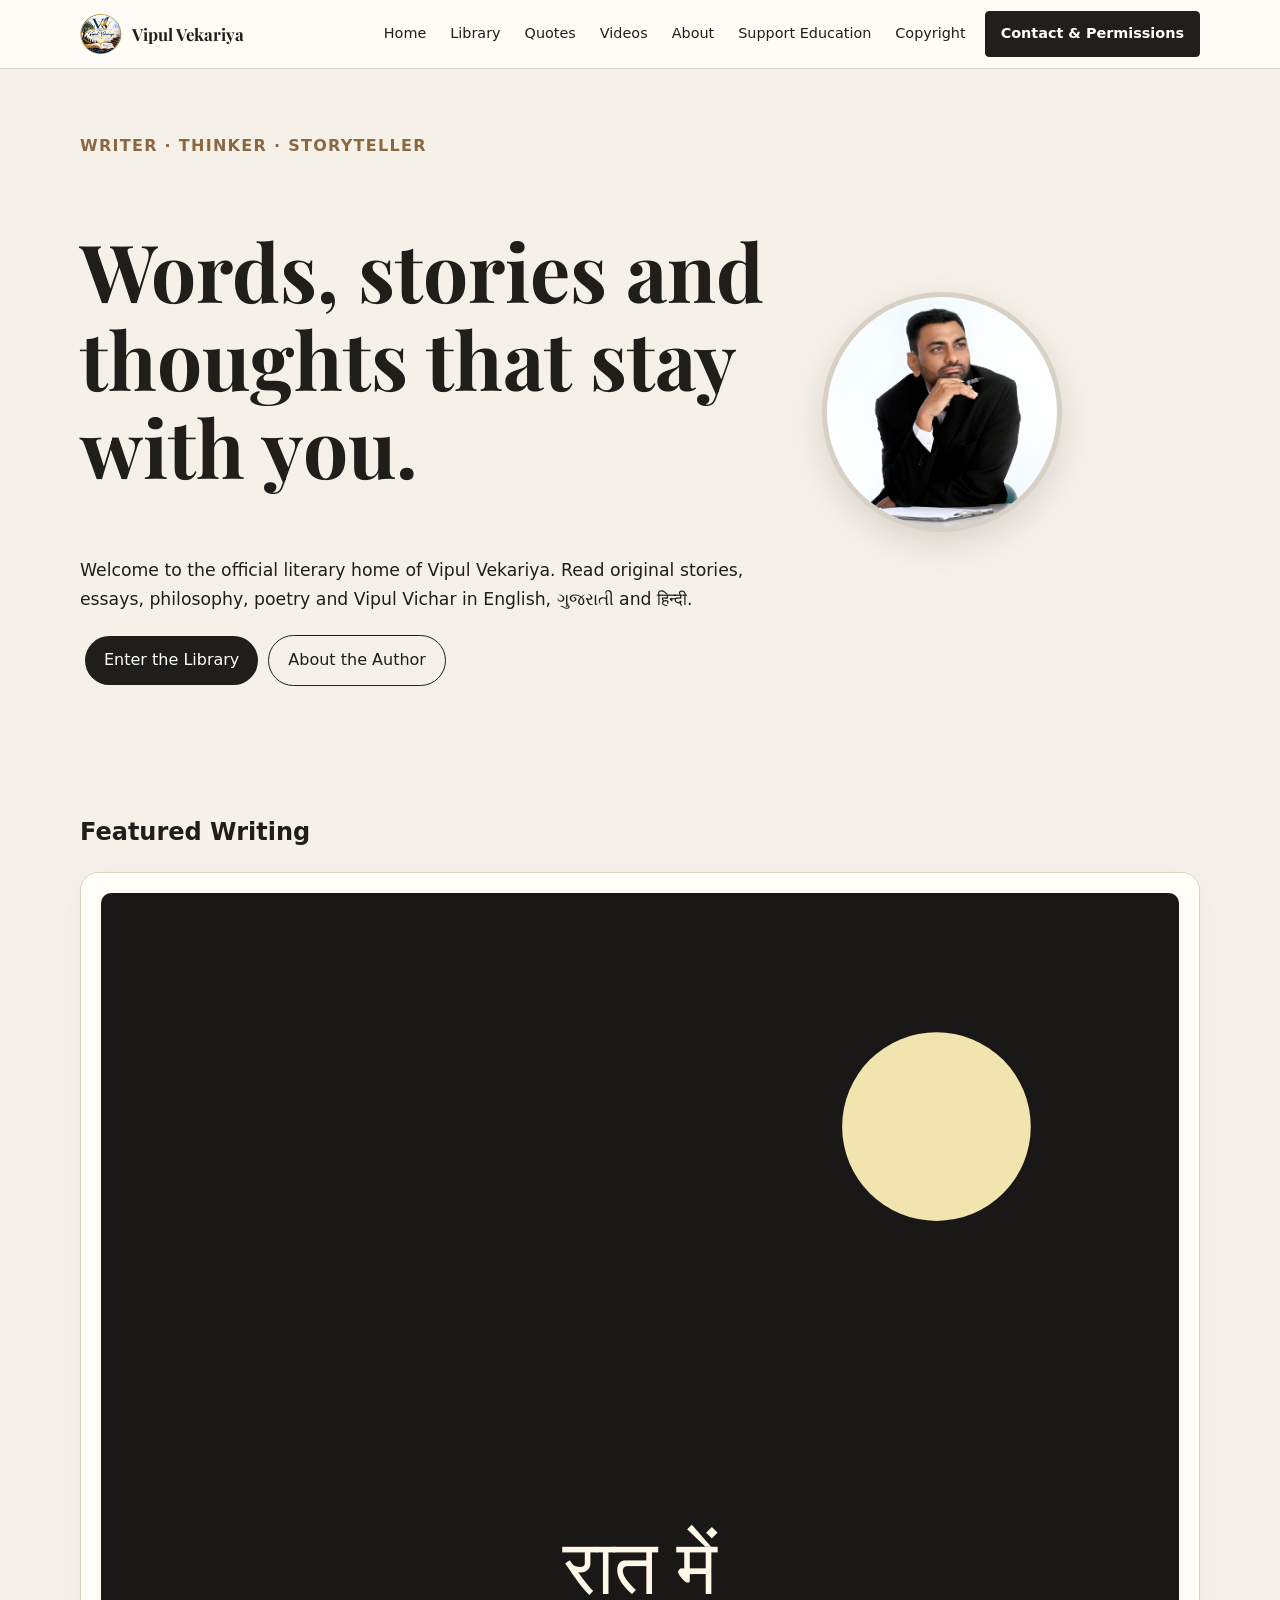
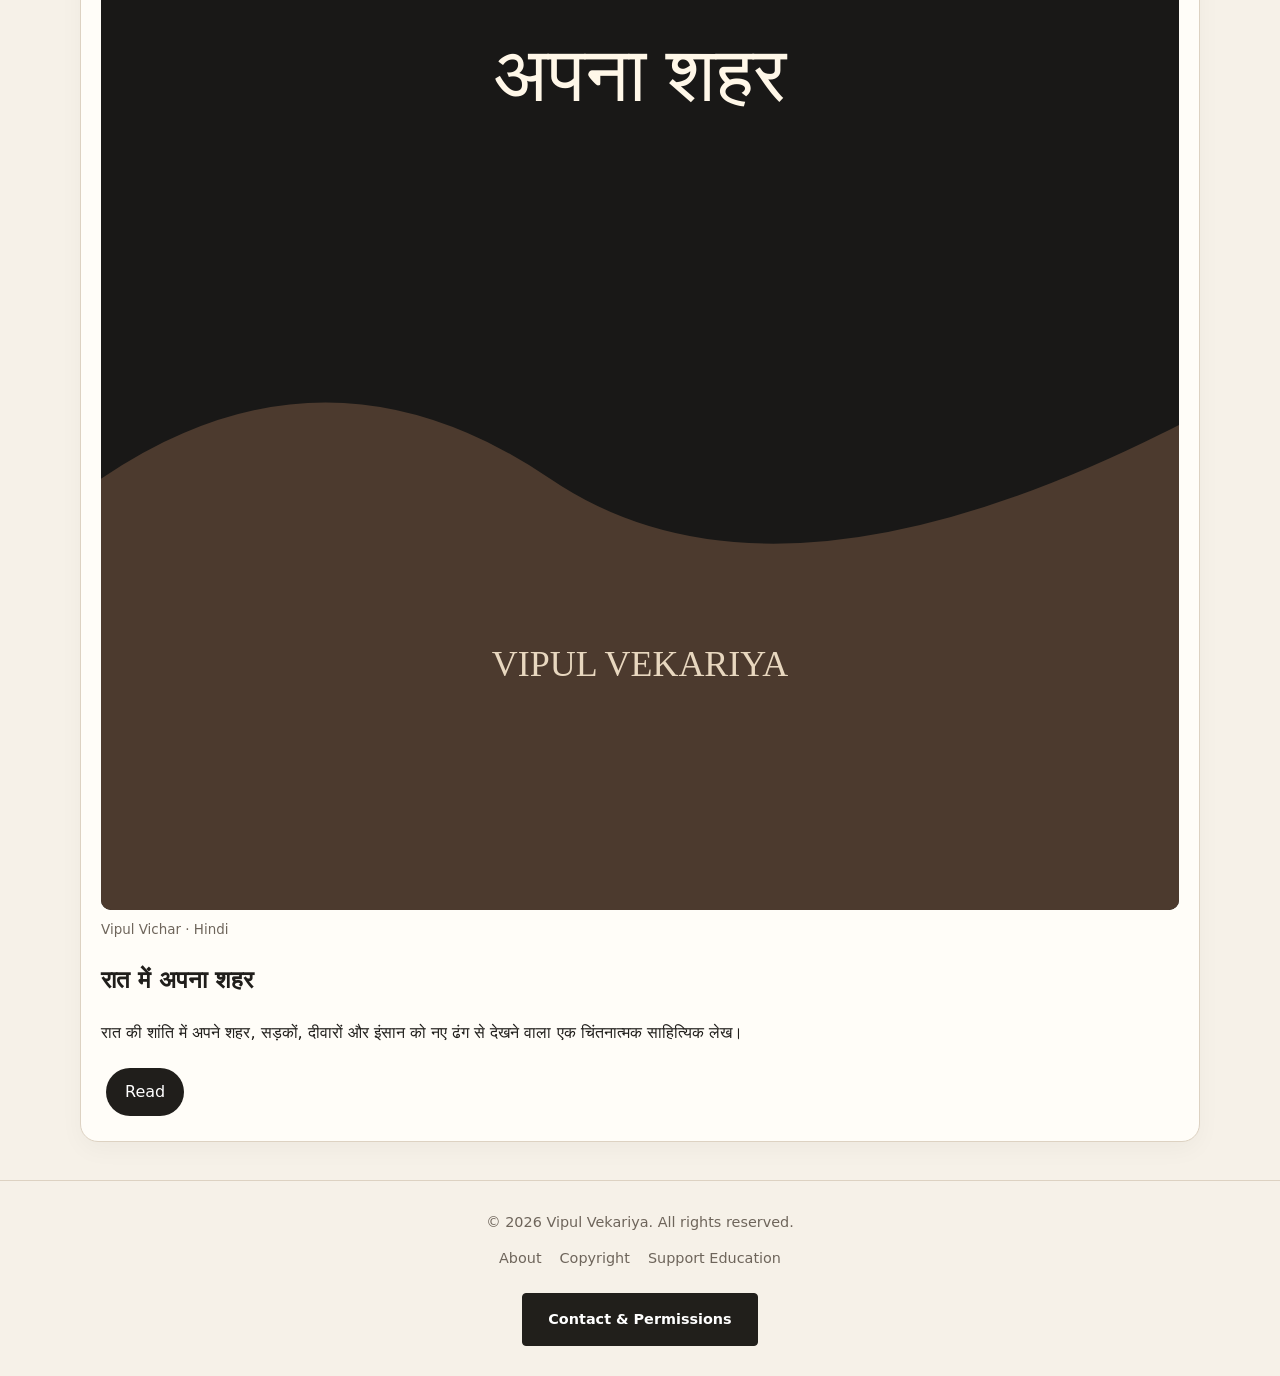
<file: index.html>
<!doctype html><html lang="en"><head><meta charset="utf-8"><meta name="viewport" content="width=device-width,initial-scale=1"><meta name="description" content="Vipul Vekariya Literary Website — original literature in English, Gujarati and Hindi."><title>Home | Vipul Vekariya</title><link rel="stylesheet" href="css/style.css"></head><body><main><section class="hero"><div class="wrap hero-grid"><div><div class="kicker">Writer · Thinker · Storyteller</div><h1>Words, stories and thoughts that stay with you.</h1><p>Welcome to the official literary home of Vipul Vekariya. Read original stories, essays, philosophy, poetry and Vipul Vichar in English, ગુજરાતી and हिन्दी.</p><a class="btn" href="library.html">Enter the Library</a><a class="btn alt" href="about.html">About the Author</a></div><div><img class="author-photo" src="assets/vipul-photo.JPG" alt="Vipul Vekariya"></div></div></section><section class="section"><div class="wrap"><h2>Featured Writing</h2><div id="writing-list" class="grid"></div></div></section></main><script src="js/app.js"></script><script src="js/protection.js"></script><script src="js/library.js"></script></body></html>
</file>
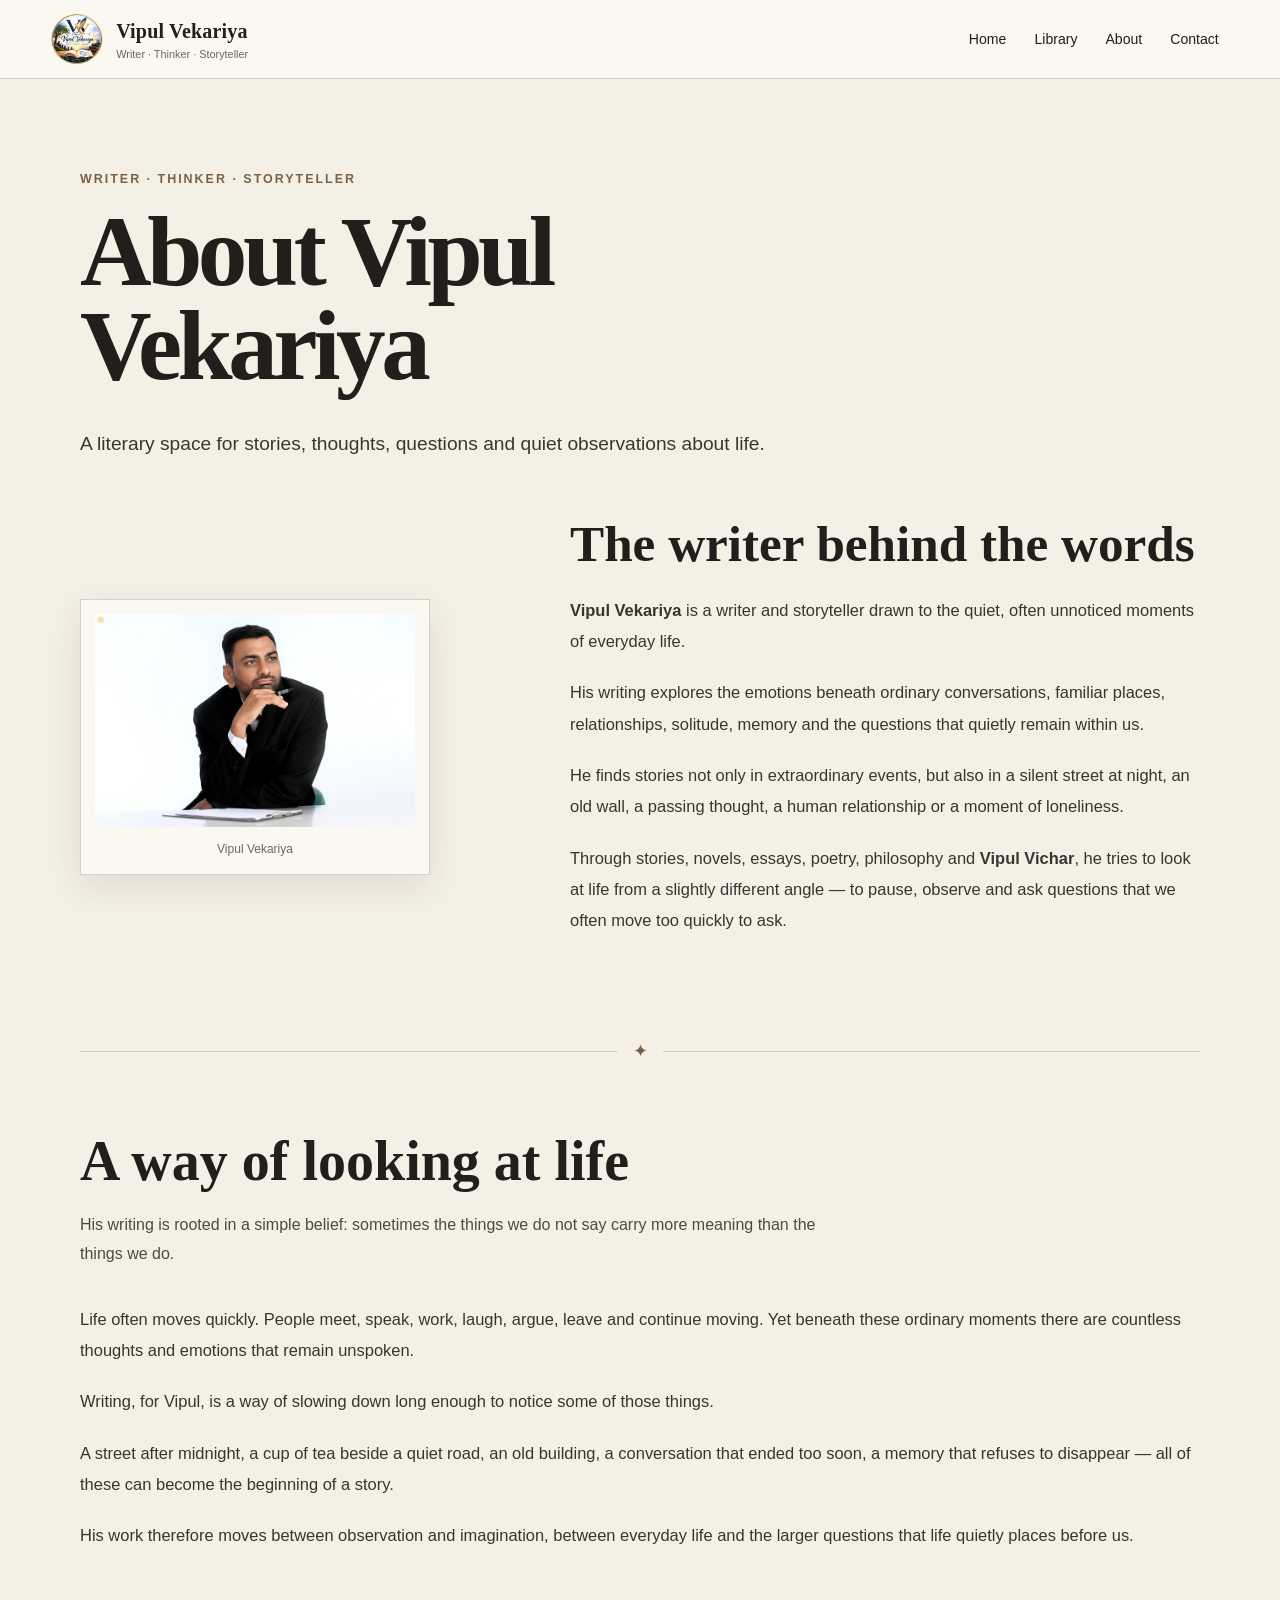
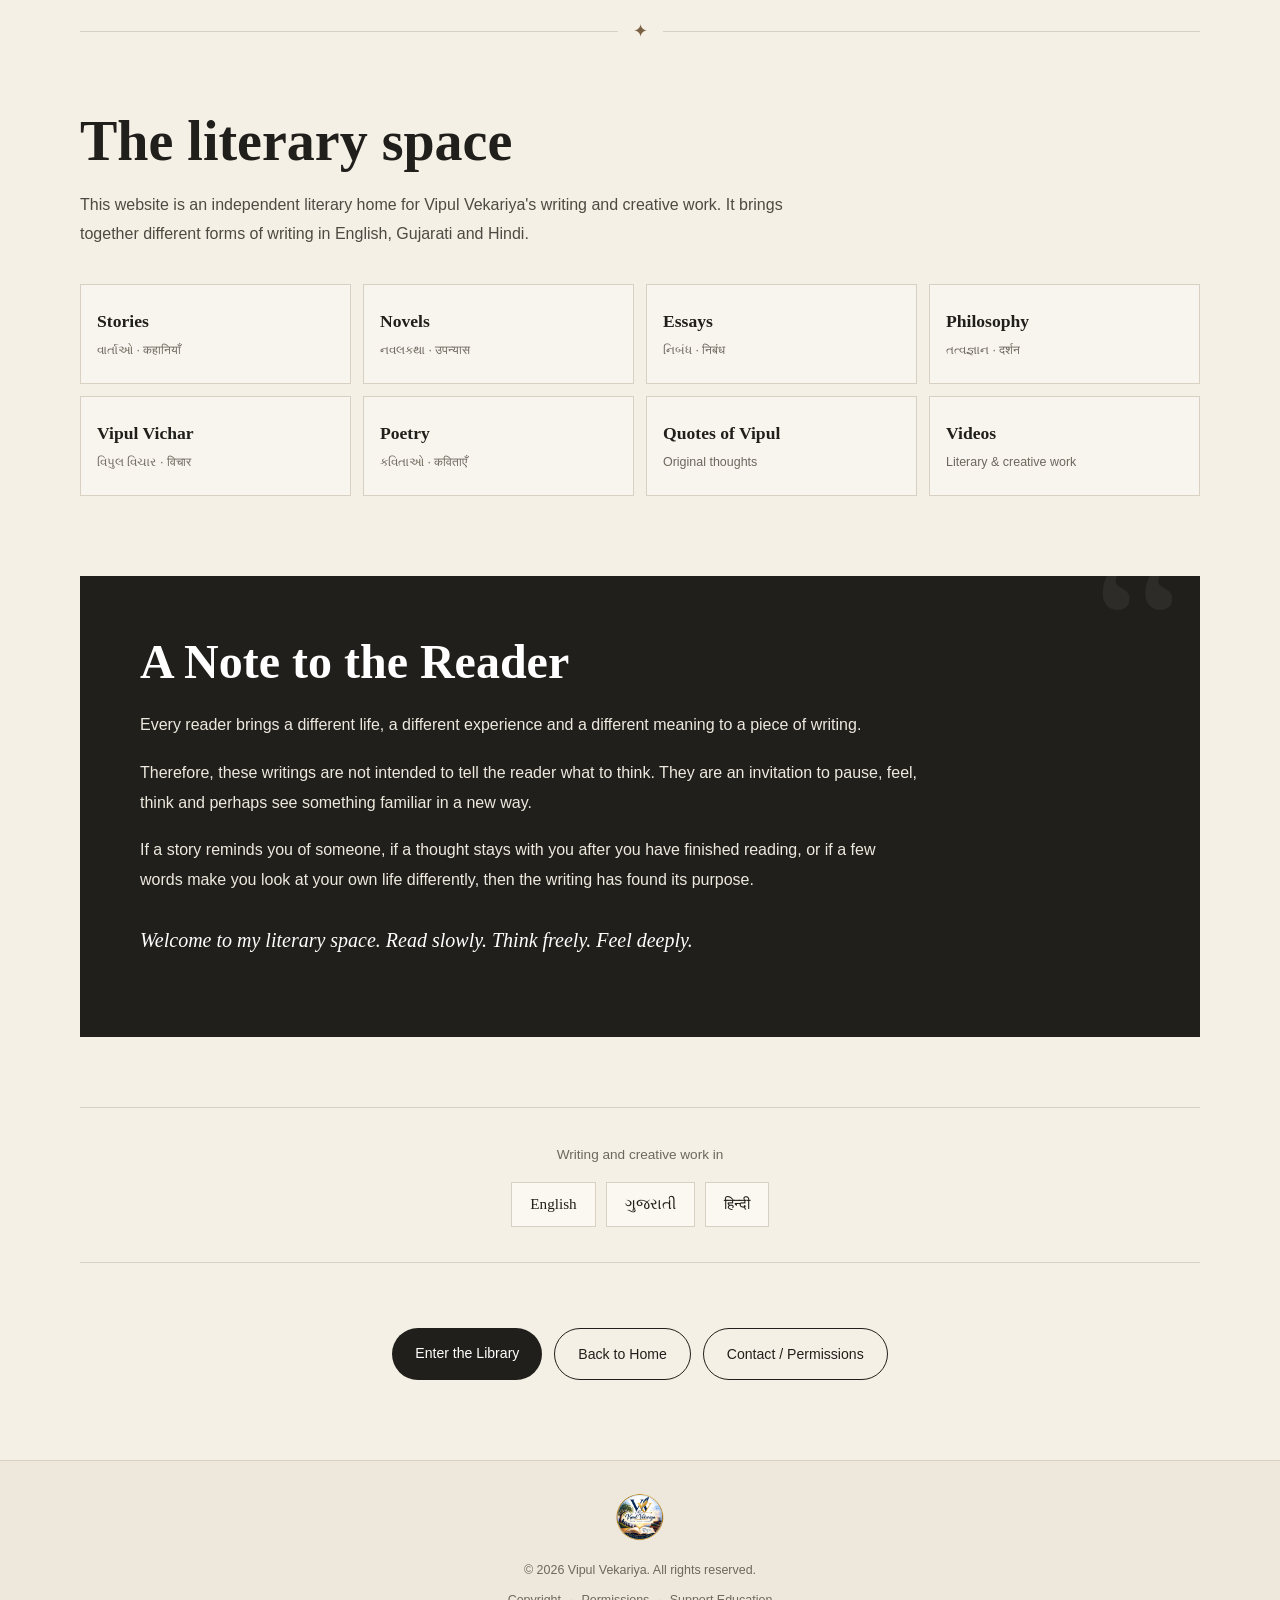
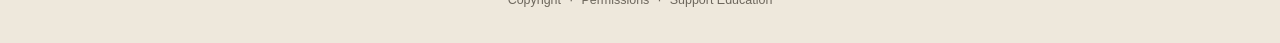
<file: about.html>
<!DOCTYPE html>
<html lang="en">
<head>
  <meta charset="UTF-8">

  <meta name="viewport"
        content="width=device-width, initial-scale=1.0">

  <title>About Vipul Vekariya | Writer · Thinker · Storyteller</title>

  <meta name="description"
        content="About Vipul Vekariya — writer, thinker and storyteller creating stories, novels, essays, philosophy, poetry and Vipul Vichar in English, Gujarati and Hindi.">

  <meta name="author"
        content="Vipul Vekariya">

  <meta name="robots"
        content="index, follow">

  <meta property="og:title"
        content="About Vipul Vekariya">

  <meta property="og:description"
        content="Writer · Thinker · Storyteller. Explore the literary world of Vipul Vekariya.">

  <meta property="og:type"
        content="website">

  <meta property="og:image"
        content="assets/vipul-photo.JPG">

  <style>

    /* =========================================================
       VIPUL VEKARIYA — ABOUT PAGE
       FINAL VERSION 3
       No external libraries required
       ========================================================= */

    :root {
      --paper: #f5f0e6;
      --paper-light: #fbf8f1;
      --ink: #211f1b;
      --muted: #6d675d;
      --line: #d8d0c2;
      --accent: #7b6245;
      --accent-dark: #4f3d2c;
      --white: #ffffff;
      --shadow: 0 12px 35px rgba(40, 32, 20, 0.10);
    }

    * {
      box-sizing: border-box;
      margin: 0;
      padding: 0;
    }

    html {
      scroll-behavior: smooth;
    }

    body {
      background: var(--paper);
      color: var(--ink);
      font-family:
        Georgia,
        "Times New Roman",
        serif;
      line-height: 1.75;
    }

    /* =========================
       HEADER
       ========================= */

    header {
      background: rgba(251, 248, 241, 0.97);
      border-bottom: 1px solid var(--line);
      position: sticky;
      top: 0;
      z-index: 1000;
      backdrop-filter: blur(10px);
    }

    .header-inner {
      width: min(1180px, 92%);
      margin: auto;
      min-height: 78px;

      display: flex;
      align-items: center;
      justify-content: space-between;

      gap: 20px;
    }

    .brand {
      display: flex;
      align-items: center;
      gap: 13px;

      text-decoration: none;
      color: var(--ink);
    }

    .brand-logo {
      width: 52px;
      height: 52px;

      object-fit: contain;
      display: block;
    }

    .brand-name {
      font-size: 1.25rem;
      font-weight: 700;
      letter-spacing: 0.01em;
      white-space: nowrap;
    }

    .brand-tagline {
      display: none;
    }

    nav {
      display: flex;
      align-items: center;
      gap: 8px;
    }

    nav a {
      color: var(--ink);
      text-decoration: none;

      font-family:
        Arial,
        Helvetica,
        sans-serif;

      font-size: 0.88rem;
      padding: 8px 10px;
      border-radius: 30px;

      transition:
        background 0.2s ease,
        color 0.2s ease;
    }

    nav a:hover {
      background: var(--ink);
      color: var(--white);
    }

    /* =========================
       MAIN
       ========================= */

    main {
      width: min(1120px, 92%);
      margin: auto;
      padding: 65px 0 80px;
    }

    .intro-label {
      color: var(--accent);

      font-family:
        Arial,
        Helvetica,
        sans-serif;

      font-size: 0.78rem;
      font-weight: 700;
      letter-spacing: 0.16em;
      text-transform: uppercase;

      margin-bottom: 14px;
    }

    h1 {
      max-width: 850px;

      font-size: clamp(3rem, 8vw, 6.2rem);
      line-height: 0.95;
      letter-spacing: -0.045em;

      margin-bottom: 34px;
    }

    .opening {
      max-width: 850px;

      font-family:
        Arial,
        Helvetica,
        sans-serif;

      font-size: clamp(1.05rem, 2vw, 1.25rem);
      line-height: 1.8;

      color: #39362f;

      margin-bottom: 55px;
    }

    /* =========================
       AUTHOR PROFILE
       ========================= */

    .author-grid {
      display: grid;
      grid-template-columns: 1fr;
      gap: 45px;

      align-items: center;

      margin-bottom: 80px;
    }

    .portrait-area {
      display: flex;
      justify-content: center;
    }

    .portrait-frame {
      width: min(100%, 390px);

      background: var(--paper-light);

      padding: 14px;

      border: 1px solid var(--line);

      box-shadow: var(--shadow);
    }

    .portrait-frame img {
      display: block;

      width: 100%;
      height: auto;

      object-fit: cover;
    }

    .portrait-caption {
      font-family:
        Arial,
        Helvetica,
        sans-serif;

      font-size: 0.75rem;
      color: var(--muted);

      text-align: center;

      padding-top: 12px;
    }

    .profile-text h2 {
      font-size: clamp(2rem, 5vw, 3.2rem);

      line-height: 1.05;

      margin-bottom: 24px;
    }

    .profile-text p {
      font-family:
        Arial,
        Helvetica,
        sans-serif;

      font-size: 1.03rem;

      line-height: 1.9;

      color: #38352f;

      margin-bottom: 20px;
    }

    /* =========================
       DIVIDER
       ========================= */

    .ornament {
      display: flex;
      align-items: center;
      gap: 15px;

      margin: 65px 0;
    }

    .ornament::before,
    .ornament::after {
      content: "";

      height: 1px;

      background: var(--line);

      flex: 1;
    }

    .ornament span {
      color: var(--accent);

      font-size: 1.1rem;
    }

    /* =========================
       LITERARY AREAS
       ========================= */

    .section-title {
      font-size: clamp(2.1rem, 5vw, 3.5rem);

      line-height: 1.05;

      margin-bottom: 20px;
    }

    .section-intro {
      max-width: 760px;

      font-family:
        Arial,
        Helvetica,
        sans-serif;

      color: #4e4a43;

      font-size: 1rem;

      line-height: 1.8;

      margin-bottom: 35px;
    }

    .literary-grid {
      display: grid;

      grid-template-columns: repeat(2, 1fr);

      gap: 12px;
    }

    .literary-item {
      border: 1px solid var(--line);

      background: rgba(255, 255, 255, 0.30);

      padding: 20px 16px;

      min-height: 100px;

      display: flex;
      flex-direction: column;
      justify-content: center;

      transition:
        transform 0.2s ease,
        box-shadow 0.2s ease;
    }

    .literary-item:hover {
      transform: translateY(-3px);

      box-shadow: 0 8px 20px rgba(40, 32, 20, 0.08);
    }

    .literary-item strong {
      font-size: 1.1rem;

      margin-bottom: 3px;
    }

    .literary-item span {
      font-family:
        Arial,
        Helvetica,
        sans-serif;

      color: var(--muted);

      font-size: 0.78rem;
    }

    /* =========================
       NOTE TO READER
       ========================= */

    .reader-note {
      margin-top: 80px;

      background: var(--ink);

      color: var(--white);

      padding: 42px 28px;

      position: relative;

      overflow: hidden;
    }

    .reader-note::before {
      content: "“";

      position: absolute;

      right: 15px;
      top: -55px;

      font-size: 13rem;

      line-height: 1;

      color: rgba(255,255,255,0.06);
    }

    .reader-note h2 {
      font-size: clamp(2rem, 5vw, 3rem);

      line-height: 1.1;

      margin-bottom: 22px;

      position: relative;
    }

    .reader-note p {
      max-width: 780px;

      font-family:
        Arial,
        Helvetica,
        sans-serif;

      font-size: 1rem;

      line-height: 1.85;

      color: #eee9df;

      margin-bottom: 18px;

      position: relative;
    }

    .closing-line {
      margin-top: 28px;

      font-family: Georgia, serif !important;

      font-size: 1.25rem !important;

      font-style: italic;

      color: var(--white) !important;
    }

    /* =========================
       LANGUAGE
       ========================= */

    .languages {
      margin-top: 70px;

      text-align: center;

      padding: 35px 20px;

      border-top: 1px solid var(--line);
      border-bottom: 1px solid var(--line);
    }

    .languages p {
      font-family:
        Arial,
        Helvetica,
        sans-serif;

      color: var(--muted);

      font-size: 0.85rem;

      margin-bottom: 15px;
    }

    .language-list {
      display: flex;

      flex-wrap: wrap;

      justify-content: center;

      gap: 10px;
    }

    .language {
      border: 1px solid var(--line);

      padding: 8px 18px;

      background: var(--paper-light);

      font-size: 0.95rem;
    }

    /* =========================
       NAVIGATION BUTTONS
       ========================= */

    .page-actions {
      display: flex;

      flex-wrap: wrap;

      justify-content: center;

      gap: 12px;

      margin-top: 65px;
    }

    .button {
      display: inline-block;

      text-decoration: none;

      padding: 13px 23px;

      border-radius: 40px;

      font-family:
        Arial,
        Helvetica,
        sans-serif;

      font-size: 0.88rem;

      transition: all 0.2s ease;
    }

    .button-dark {
      background: var(--ink);

      color: var(--white);
    }

    .button-dark:hover {
      background: var(--accent-dark);
    }

    .button-light {
      border: 1px solid var(--ink);

      color: var(--ink);

      background: transparent;
    }

    .button-light:hover {
      background: var(--ink);

      color: var(--white);
    }

    /* =========================
       FOOTER
       ========================= */

    footer {
      border-top: 1px solid var(--line);

      background: #eee8dc;

      padding: 32px 20px;

      text-align: center;
    }

    .footer-logo {
      width: 48px;
      height: 48px;

      object-fit: contain;

      margin-bottom: 10px;
    }

    footer p {
      font-family:
        Arial,
        Helvetica,
        sans-serif;

      color: var(--muted);

      font-size: 0.78rem;

      line-height: 1.7;
    }

    .footer-links {
      margin-top: 8px;
    }

    .footer-links a {
      color: var(--muted);

      text-decoration: none;

      margin: 0 5px;
    }

    .footer-links a:hover {
      color: var(--ink);
      text-decoration: underline;
    }

    /* =========================
       TABLET
       ========================= */

    @media (min-width: 700px) {

      main {
        padding-top: 90px;
      }

      .author-grid {
        grid-template-columns: 0.8fr 1.2fr;

        gap: 70px;
      }

      .portrait-area {
        justify-content: flex-start;
      }

      .literary-grid {
        grid-template-columns: repeat(4, 1fr);
      }

      .reader-note {
        padding: 60px;
      }

    }

    /* =========================
       DESKTOP
       ========================= */

    @media (min-width: 950px) {

      .brand-tagline {
        display: block;

        font-family:
          Arial,
          Helvetica,
          sans-serif;

        font-size: 0.68rem;

        color: var(--muted);

        margin-top: -4px;
      }

      .brand-text {
        display: flex;

        flex-direction: column;
      }

      .portrait-frame {
        width: 350px;
      }

      .opening {
        font-size: 1.2rem;
      }

    }

    /* =========================
       SMALL MOBILE
       ========================= */

    @media (max-width: 600px) {

      .header-inner {
        min-height: 68px;
      }

      .brand-logo {
        width: 44px;
        height: 44px;
      }

      .brand-name {
        font-size: 1rem;
      }

      nav a {
        font-size: 0.78rem;
        padding: 6px 7px;
      }

      nav a:nth-child(n+3) {
        display: none;
      }

      main {
        width: 88%;
        padding-top: 55px;
      }

      h1 {
        font-size: 3.35rem;
      }

      .opening {
        font-size: 1rem;
      }

      .author-grid {
        gap: 32px;
      }

      .profile-text p {
        font-size: 0.97rem;
      }

      .literary-grid {
        grid-template-columns: 1fr 1fr;
      }

      .literary-item {
        min-height: 90px;
      }

      .reader-note {
        padding: 35px 23px;
      }

      .page-actions {
        flex-direction: column;
      }

      .button {
        text-align: center;
        width: 100%;
      }

    }

  </style>
</head>

<body>

  <!-- ======================================================
       HEADER
       ====================================================== -->

  <header>

    <div class="header-inner">

      <a href="index.html"
         class="brand"
         aria-label="Vipul Vekariya Home">

        <img
          src="assets/logo.png"
          alt="Vipul Vekariya Literary Website Logo"
          class="brand-logo">

        <span class="brand-text">

          <span class="brand-name">
            Vipul Vekariya
          </span>

          <span class="brand-tagline">
            Writer · Thinker · Storyteller
          </span>

        </span>

      </a>

      <nav aria-label="Main navigation">

        <a href="index.html">
          Home
        </a>

        <a href="library.html">
          Library
        </a>

        <a href="about.html"
           aria-current="page">
          About
        </a>

        <a href="contact.html">
          Contact
        </a>

      </nav>

    </div>

  </header>


  <!-- ======================================================
       MAIN CONTENT
       ====================================================== -->

  <main>

    <div class="intro-label">
      Writer · Thinker · Storyteller
    </div>

    <h1>
      About Vipul<br>
      Vekariya
    </h1>

    <p class="opening">
      A literary space for stories, thoughts, questions and
      quiet observations about life.
    </p>


    <!-- ====================================================
         AUTHOR PROFILE
         ==================================================== -->

    <section class="author-grid">

      <div class="portrait-area">

        <figure class="portrait-frame">

          <img
            src="assets/vipul-photo.JPG"
            alt="Vipul Vekariya"
            loading="eager">

          <figcaption class="portrait-caption">
            Vipul Vekariya
          </figcaption>

        </figure>

      </div>


      <div class="profile-text">

        <h2>
          The writer behind the words
        </h2>

        <p>
          <strong>Vipul Vekariya</strong> is a writer and
          storyteller drawn to the quiet, often unnoticed
          moments of everyday life.
        </p>

        <p>
          His writing explores the emotions beneath ordinary
          conversations, familiar places, relationships,
          solitude, memory and the questions that quietly
          remain within us.
        </p>

        <p>
          He finds stories not only in extraordinary events,
          but also in a silent street at night, an old wall,
          a passing thought, a human relationship or a moment
          of loneliness.
        </p>

        <p>
          Through stories, novels, essays, poetry, philosophy
          and <strong>Vipul Vichar</strong>, he tries to look
          at life from a slightly different angle — to pause,
          observe and ask questions that we often move too
          quickly to ask.
        </p>

      </div>

    </section>


    <!-- ====================================================
         WRITING PHILOSOPHY
         ==================================================== -->

    <div class="ornament">
      <span>✦</span>
    </div>


    <section>

      <h2 class="section-title">
        A way of looking at life
      </h2>

      <p class="section-intro">
        His writing is rooted in a simple belief:
        sometimes the things we do not say carry more
        meaning than the things we do.
      </p>

      <div class="profile-text">

        <p>
          Life often moves quickly. People meet, speak,
          work, laugh, argue, leave and continue moving.
          Yet beneath these ordinary moments there are
          countless thoughts and emotions that remain
          unspoken.
        </p>

        <p>
          Writing, for Vipul, is a way of slowing down long
          enough to notice some of those things.
        </p>

        <p>
          A street after midnight, a cup of tea beside a
          quiet road, an old building, a conversation that
          ended too soon, a memory that refuses to disappear
          — all of these can become the beginning of a story.
        </p>

        <p>
          His work therefore moves between observation and
          imagination, between everyday life and the larger
          questions that life quietly places before us.
        </p>

      </div>

    </section>


    <!-- ====================================================
         LITERARY WORK
         ==================================================== -->

    <div class="ornament">
      <span>✦</span>
    </div>


    <section>

      <h2 class="section-title">
        The literary space
      </h2>

      <p class="section-intro">
        This website is an independent literary home for
        Vipul Vekariya's writing and creative work.
        It brings together different forms of writing in
        English, Gujarati and Hindi.
      </p>


      <div class="literary-grid">

        <div class="literary-item">
          <strong>Stories</strong>
          <span>વાર્તાઓ · कहानियाँ</span>
        </div>

        <div class="literary-item">
          <strong>Novels</strong>
          <span>નવલકથા · उपन्यास</span>
        </div>

        <div class="literary-item">
          <strong>Essays</strong>
          <span>નિબંધ · निबंध</span>
        </div>

        <div class="literary-item">
          <strong>Philosophy</strong>
          <span>તત્વજ્ઞાન · दर्शन</span>
        </div>

        <div class="literary-item">
          <strong>Vipul Vichar</strong>
          <span>વિપુલ વિચાર · विचार</span>
        </div>

        <div class="literary-item">
          <strong>Poetry</strong>
          <span>કવિતાઓ · कविताएँ</span>
        </div>

        <div class="literary-item">
          <strong>Quotes of Vipul</strong>
          <span>Original thoughts</span>
        </div>

        <div class="literary-item">
          <strong>Videos</strong>
          <span>Literary & creative work</span>
        </div>

      </div>

    </section>


    <!-- ====================================================
         NOTE TO READER
         ==================================================== -->

    <section class="reader-note">

      <h2>
        A Note to the Reader
      </h2>

      <p>
        Every reader brings a different life, a different
        experience and a different meaning to a piece of
        writing.
      </p>

      <p>
        Therefore, these writings are not intended to tell
        the reader what to think. They are an invitation to
        pause, feel, think and perhaps see something familiar
        in a new way.
      </p>

      <p>
        If a story reminds you of someone, if a thought stays
        with you after you have finished reading, or if a few
        words make you look at your own life differently,
        then the writing has found its purpose.
      </p>

      <p class="closing-line">
        Welcome to my literary space.
        Read slowly. Think freely. Feel deeply.
      </p>

    </section>


    <!-- ====================================================
         LANGUAGES
         ==================================================== -->

    <section class="languages">

      <p>
        Writing and creative work in
      </p>

      <div class="language-list">

        <span class="language">
          English
        </span>

        <span class="language">
          ગુજરાતી
        </span>

        <span class="language">
          हिन्दी
        </span>

      </div>

    </section>


    <!-- ====================================================
         PAGE ACTIONS
         ==================================================== -->

    <div class="page-actions">

      <a
        href="library.html"
        class="button button-dark">
        Enter the Library
      </a>

      <a
        href="index.html"
        class="button button-light">
        Back to Home
      </a>

      <a
        href="contact.html"
        class="button button-light">
        Contact / Permissions
      </a>

    </div>

  </main>


  <!-- ======================================================
       FOOTER
       ====================================================== -->

  <footer>

    <img
      src="assets/logo.png"
      alt="Vipul Vekariya Logo"
      class="footer-logo">

    <p>
      © <span id="year"></span> Vipul Vekariya.
      All rights reserved.
    </p>

    <p class="footer-links">

      <a href="copyright.html">
        Copyright
      </a>

      ·

      <a href="contact.html">
        Permissions
      </a>

      ·

      <a href="donate.html">
        Support Education
      </a>

    </p>

  </footer>


  <!-- ======================================================
       YEAR
       ====================================================== -->

  <script>

    document.getElementById("year").textContent =
      new Date().getFullYear();

  </script>

</body>
</html>
</file>
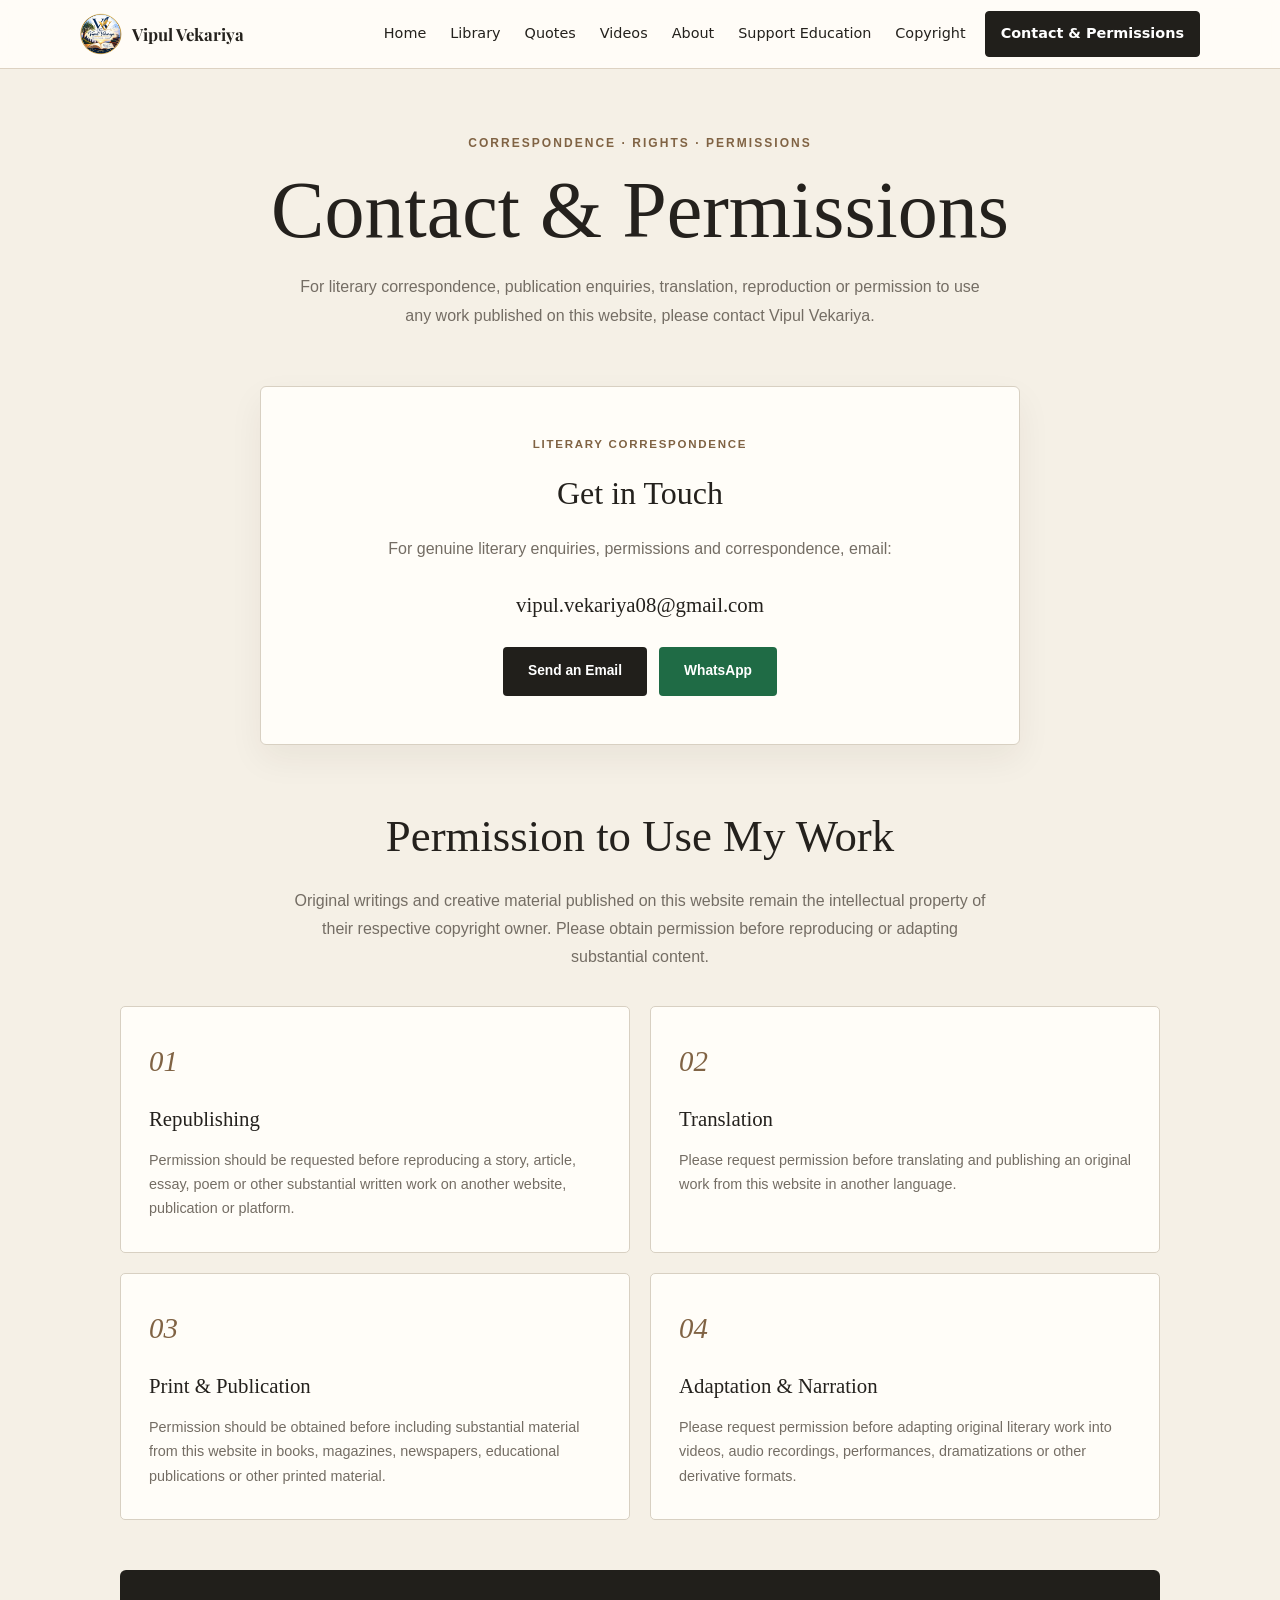
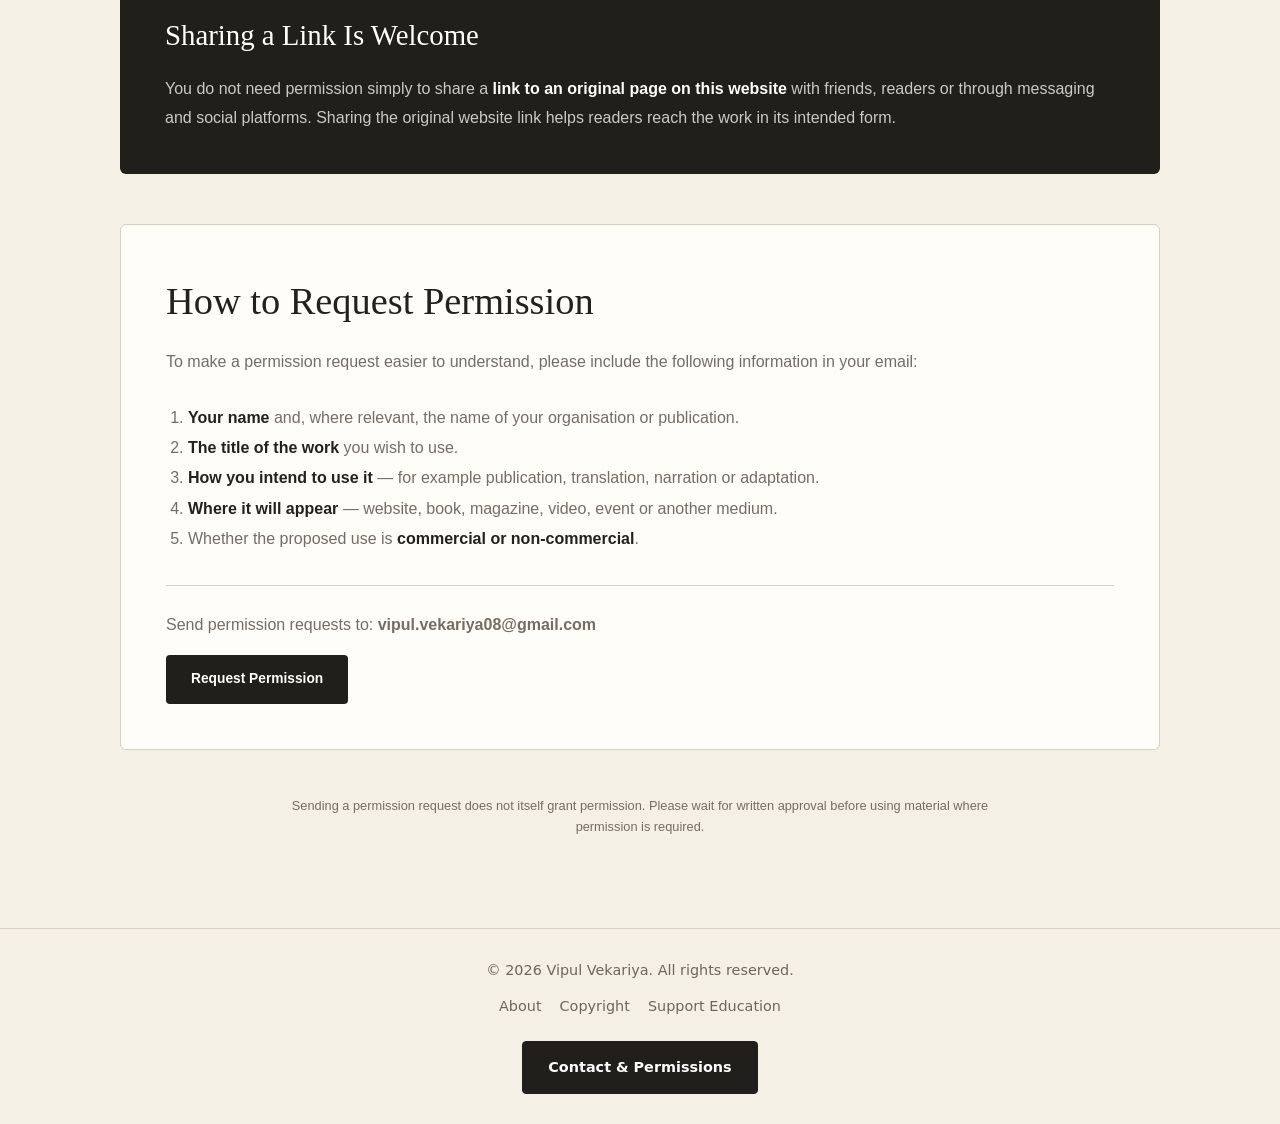
<file: contact.html>
<!doctype html>
<html lang="en">

<head>

  <meta charset="utf-8">

  <meta
    name="viewport"
    content="width=device-width, initial-scale=1"
  >

  <meta
    name="description"
    content="Contact Vipul Vekariya for literary correspondence, permissions, translations, republication and other enquiries."
  >

  <meta
    name="author"
    content="Vipul Vekariya"
  >

  <title>
    Contact & Permissions | Vipul Vekariya
  </title>

  <link
    rel="stylesheet"
    href="css/style.css"
  >


  <style>

    :root {

      --contact-bg: #f5f0e6;
      --contact-paper: #fffdf8;
      --contact-ink: #24211d;
      --contact-muted: #746d64;
      --contact-border: #d8d0c2;
      --contact-accent: #806344;
      --contact-dark: #211f1b;

    }


    body {

      background: var(--contact-bg);
      color: var(--contact-ink);

    }


    .contact-page {

      padding: 65px 0 90px;

    }


    .contact-wrap {

      width: min(1040px, 92%);
      margin: 0 auto;

    }



    /* HERO */

    .contact-hero {

      max-width: 760px;
      margin: 0 auto 55px;
      text-align: center;

    }


    .contact-kicker {

      margin-bottom: 14px;

      color: var(--contact-accent);

      font-family: Arial, sans-serif;
      font-size: .75rem;
      font-weight: 700;

      letter-spacing: .17em;
      text-transform: uppercase;

    }


    .contact-title {

      margin: 0 0 20px;

      font-family: Georgia, serif;

      font-size:
        clamp(2.8rem, 7vw, 5rem);

      line-height: 1.05;
      font-weight: 500;

    }


    .contact-intro {

      max-width: 680px;
      margin: 0 auto;

      color: var(--contact-muted);

      font-family: Arial, sans-serif;
      font-size: 1rem;
      line-height: 1.85;

    }



    /* CONTACT BOX */

    .contact-box {

      max-width: 760px;

      margin: 0 auto 55px;

      padding: 48px 45px;

      background: var(--contact-paper);

      border:
        1px solid
        var(--contact-border);

      border-radius: 6px;

      text-align: center;

      box-shadow:
        0 14px 35px
        rgba(50,40,25,.06);

    }


    .contact-box-label {

      margin-bottom: 13px;

      color: var(--contact-accent);

      font-family: Arial, sans-serif;
      font-size: .72rem;
      font-weight: 700;

      letter-spacing: .15em;
      text-transform: uppercase;

    }


    .contact-box h2 {

      margin: 0 0 15px;

      font-family: Georgia, serif;
      font-size: 2rem;
      font-weight: 500;

    }


    .contact-box p {

      max-width: 590px;

      margin: 0 auto 25px;

      color: var(--contact-muted);

      font-family: Arial, sans-serif;
      line-height: 1.75;

    }


    .email-address {

      display: block;

      margin-bottom: 25px;

      color: var(--contact-ink);

      font-family: Georgia, serif;
      font-size:
        clamp(1rem, 3vw, 1.3rem);

      word-break: break-word;

    }


    .email-button {

      display: inline-block;

      padding: 13px 25px;

      background: var(--contact-dark);
      color: #fff;

      border-radius: 4px;

      font-family: Arial, sans-serif;
      font-size: .86rem;
      font-weight: 700;

      text-decoration: none;

      transition:
        transform .2s ease,
        opacity .2s ease;

    }


    .email-button:hover {

      opacity: .88;
      transform: translateY(-1px);

    }



    /* PERMISSIONS */

    .permissions-heading {

      max-width: 700px;

      margin: 0 auto 35px;

      text-align: center;

    }


    .permissions-heading h2 {

      margin: 0 0 13px;

      font-family: Georgia, serif;

      font-size:
        clamp(2rem, 4vw, 2.8rem);

      font-weight: 500;

    }


    .permissions-heading p {

      margin: 0;

      color: var(--contact-muted);

      font-family: Arial, sans-serif;
      line-height: 1.75;

    }



    /* PERMISSION CARDS */

    .permission-grid {

      display: grid;

      grid-template-columns:
        repeat(2, 1fr);

      gap: 20px;

      margin-bottom: 50px;

    }


    .permission-card {

      padding: 31px 28px;

      background: var(--contact-paper);

      border:
        1px solid
        var(--contact-border);

      border-radius: 5px;

    }


    .permission-number {

      margin-bottom: 17px;

      color: var(--contact-accent);

      font-family: Georgia, serif;
      font-size: 1.8rem;
      font-style: italic;

    }


    .permission-card h3 {

      margin: 0 0 11px;

      font-family: Georgia, serif;
      font-size: 1.3rem;
      font-weight: 500;

    }


    .permission-card p {

      margin: 0;

      color: var(--contact-muted);

      font-family: Arial, sans-serif;
      font-size: .9rem;
      line-height: 1.7;

    }



    /* NORMAL SHARING */

    .sharing-box {

      margin: 20px 0 50px;

      padding: 42px 45px;

      background: var(--contact-dark);
      color: #fff;

      border-radius: 6px;

    }


    .sharing-box h2 {

      margin: 0 0 15px;

      font-family: Georgia, serif;
      font-size: 1.8rem;
      font-weight: 500;

    }


    .sharing-box p {

      margin: 0;

      color: rgba(255,255,255,.76);

      font-family: Arial, sans-serif;
      line-height: 1.8;

    }


    .sharing-box strong {

      color: #fff;

    }



    /* REQUEST GUIDE */

    .request-box {

      padding: 45px;

      background: var(--contact-paper);

      border:
        1px solid
        var(--contact-border);

      border-radius: 6px;

    }


    .request-box h2 {

      margin: 0 0 14px;

      font-family: Georgia, serif;

      font-size:
        clamp(1.8rem, 4vw, 2.4rem);

      font-weight: 500;

    }


    .request-intro {

      margin: 0 0 27px;

      color: var(--contact-muted);

      font-family: Arial, sans-serif;
      line-height: 1.75;

    }


    .request-list {

      margin: 0;
      padding-left: 22px;

      color: var(--contact-muted);

      font-family: Arial, sans-serif;
      line-height: 1.9;

    }


    .request-list strong {

      color: var(--contact-ink);

    }



    /* EMAIL CTA */

    .permission-email {

      margin-top: 30px;
      padding-top: 25px;

      border-top:
        1px solid
        var(--contact-border);

    }


    .permission-email p {

      margin: 0 0 17px;

      color: var(--contact-muted);

      font-family: Arial, sans-serif;
      line-height: 1.7;

    }



    /* NOTE */

    .contact-note {

      max-width: 720px;

      margin: 45px auto 0;

      text-align: center;

      color: var(--contact-muted);

      font-family: Arial, sans-serif;
      font-size: .8rem;
      line-height: 1.7;

    }



    /* TABLET */

    @media (max-width: 750px) {

      .permission-grid {

        grid-template-columns: 1fr;

      }

    }



    /* MOBILE */

    @media (max-width: 600px) {

      .contact-page {

        padding: 45px 0 70px;

      }


      .contact-title {

        font-size:
          clamp(2.5rem, 13vw, 4rem);

      }


      .contact-box,
      .sharing-box,
      .request-box {

        padding: 35px 24px;

      }

    }
/* CONTACT ACTION BUTTONS */

.contact-actions {
  display: flex;
  justify-content: center;
  align-items: center;
  flex-wrap: wrap;
  gap: 12px;
}

.whatsapp-button {
  display: inline-block;
  padding: 13px 25px;
  background: #1f6b45;
  color: #ffffff;
  border-radius: 4px;
  font-family: Arial, sans-serif;
  font-size: .86rem;
  font-weight: 700;
  text-decoration: none;
}

.whatsapp-button:hover {
  opacity: .88;
  transform: translateY(-1px);
}

@media (max-width: 500px) {
  .contact-actions {
    flex-direction: column;
  }

  .contact-actions a {
    width: min(100%, 280px);
  }
}


/* THIS LINE WAS ALREADY THERE */
</style>
  </style>

</head>


<body>


<main class="contact-page">

  <div class="contact-wrap">


    <!-- HERO -->

    <header class="contact-hero">

      <div class="contact-kicker">
        Correspondence · Rights · Permissions
      </div>

      <h1 class="contact-title">
        Contact & Permissions
      </h1>

      <p class="contact-intro">

        For literary correspondence,
        publication enquiries, translation,
        reproduction or permission to use
        any work published on this website,
        please contact Vipul Vekariya.

      </p>

    </header>



    <!-- CONTACT -->

    <section class="contact-box">

      <div class="contact-box-label">
        Literary Correspondence
      </div>

      <h2>
        Get in Touch
      </h2>

      <p>

        For genuine literary enquiries,
        permissions and correspondence,
        email:

      </p>


      <span class="email-address">
        vipul.vekariya08@gmail.com
      </span>


      <div class="contact-actions">

  <a
    class="email-button"
    href="mailto:vipul.vekariya08@gmail.com"
  >
    Send an Email
  </a>

  <a
    class="whatsapp-button"
    href="https://wa.me/919898664148?text=Hello%2C%20I%20am%20contacting%20you%20through%20the%20Vipul%20Vekariya%20Literary%20Website."
    target="_blank"
    rel="noopener noreferrer"
  >
    WhatsApp
  </a>

</div>

    </section>



    <!-- PERMISSIONS -->

    <section>

      <div class="permissions-heading">

        <h2>
          Permission to Use My Work
        </h2>

        <p>

          Original writings and creative
          material published on this website
          remain the intellectual property
          of their respective copyright owner.
          Please obtain permission before
          reproducing or adapting substantial
          content.

        </p>

      </div>



      <div class="permission-grid">


        <article class="permission-card">

          <div class="permission-number">
            01
          </div>

          <h3>
            Republishing
          </h3>

          <p>

            Permission should be requested
            before reproducing a story,
            article, essay, poem or other
            substantial written work on
            another website, publication
            or platform.

          </p>

        </article>



        <article class="permission-card">

          <div class="permission-number">
            02
          </div>

          <h3>
            Translation
          </h3>

          <p>

            Please request permission before
            translating and publishing an
            original work from this website
            in another language.

          </p>

        </article>



        <article class="permission-card">

          <div class="permission-number">
            03
          </div>

          <h3>
            Print & Publication
          </h3>

          <p>

            Permission should be obtained
            before including substantial
            material from this website in
            books, magazines, newspapers,
            educational publications or
            other printed material.

          </p>

        </article>



        <article class="permission-card">

          <div class="permission-number">
            04
          </div>

          <h3>
            Adaptation & Narration
          </h3>

          <p>

            Please request permission before
            adapting original literary work
            into videos, audio recordings,
            performances, dramatizations or
            other derivative formats.

          </p>

        </article>


      </div>

    </section>



    <!-- NORMAL SHARING -->

    <section class="sharing-box">

      <h2>
        Sharing a Link Is Welcome
      </h2>

      <p>

        You do not need permission simply
        to share a <strong>link to an original
        page on this website</strong> with
        friends, readers or through messaging
        and social platforms. Sharing the
        original website link helps readers
        reach the work in its intended form.

      </p>

    </section>



    <!-- HOW TO REQUEST -->

    <section class="request-box">

      <h2>
        How to Request Permission
      </h2>

      <p class="request-intro">

        To make a permission request easier
        to understand, please include the
        following information in your email:

      </p>


      <ol class="request-list">

        <li>
          <strong>Your name</strong>
          and, where relevant, the name
          of your organisation or publication.
        </li>

        <li>
          <strong>The title of the work</strong>
          you wish to use.
        </li>

        <li>
          <strong>How you intend to use it</strong>
          — for example publication,
          translation, narration or adaptation.
        </li>

        <li>
          <strong>Where it will appear</strong>
          — website, book, magazine,
          video, event or another medium.
        </li>

        <li>
          Whether the proposed use is
          <strong>commercial or non-commercial</strong>.
        </li>

      </ol>



      <div class="permission-email">

        <p>
          Send permission requests to:
          <strong>
            vipul.vekariya08@gmail.com
          </strong>
        </p>


        <a
          class="email-button"
          href="mailto:vipul.vekariya08@gmail.com?subject=Permission%20Request%20-%20Vipul%20Vekariya"
        >
          Request Permission
        </a>

      </div>

    </section>



    <div class="contact-note">

      Sending a permission request does not
      itself grant permission. Please wait
      for written approval before using
      material where permission is required.

    </div>


  </div>

</main>


<script src="js/app.js"></script>


</body>

</html>
</file>
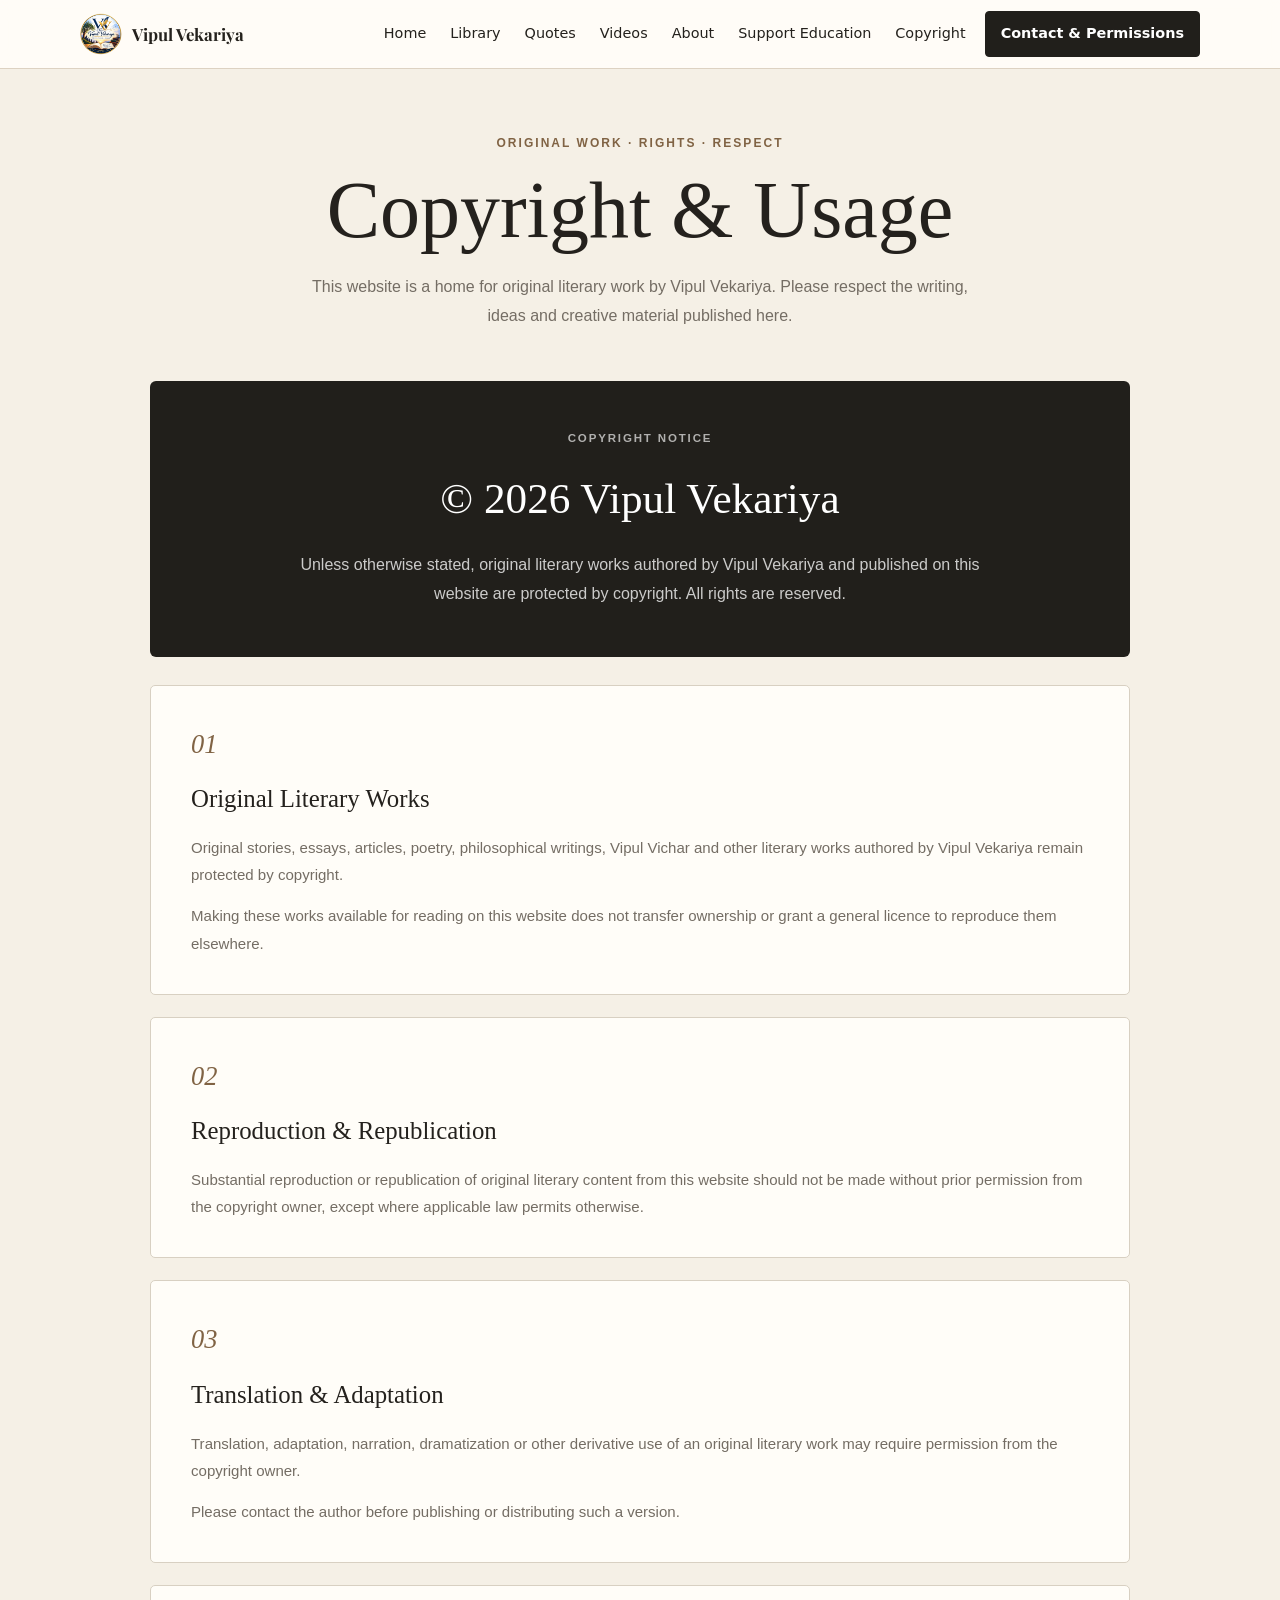
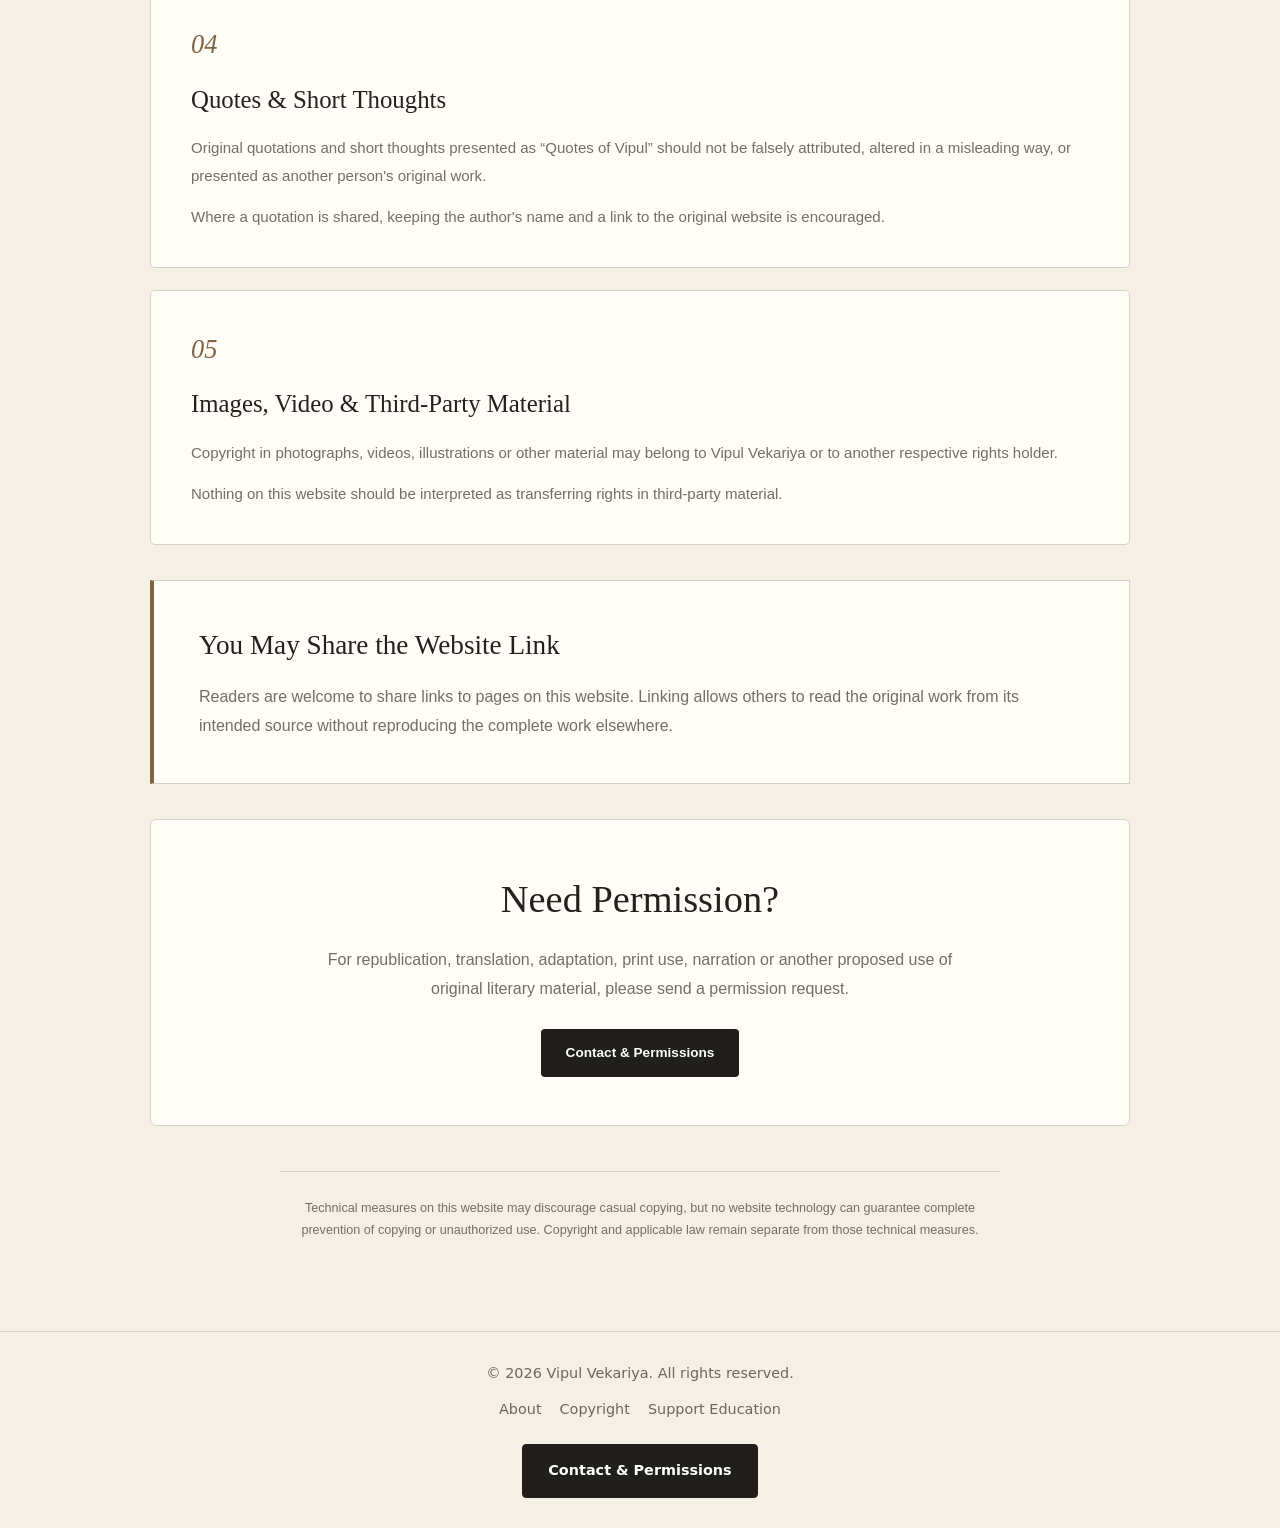
<file: copyright.html>
<!doctype html>
<html lang="en">

<head>

  <meta charset="utf-8">

  <meta
    name="viewport"
    content="width=device-width, initial-scale=1"
  >

  <meta
    name="description"
    content="Copyright and usage policy for the original literary works of Vipul Vekariya."
  >

  <meta
    name="author"
    content="Vipul Vekariya"
  >

  <title>
    Copyright & Usage | Vipul Vekariya
  </title>

  <link
    rel="stylesheet"
    href="css/style.css"
  >


  <style>

    :root {
      --copy-bg: #f5f0e6;
      --copy-paper: #fffdf8;
      --copy-ink: #24211d;
      --copy-muted: #746d64;
      --copy-border: #d8d0c2;
      --copy-accent: #806344;
      --copy-dark: #211f1b;
    }


    body {
      background: var(--copy-bg);
      color: var(--copy-ink);
    }


    .copyright-page {
      padding: 65px 0 90px;
    }


    .copyright-wrap {
      width: min(980px, 92%);
      margin: 0 auto;
    }



    /* HERO */

    .copyright-hero {
      max-width: 760px;
      margin: 0 auto 50px;
      text-align: center;
    }


    .copyright-kicker {
      margin-bottom: 14px;

      color: var(--copy-accent);

      font-family: Arial, sans-serif;
      font-size: .75rem;
      font-weight: 700;

      letter-spacing: .17em;
      text-transform: uppercase;
    }


    .copyright-title {
      margin: 0 0 20px;

      font-family: Georgia, serif;

      font-size:
        clamp(2.8rem, 7vw, 5rem);

      line-height: 1.05;
      font-weight: 500;
    }


    .copyright-intro {
      max-width: 690px;
      margin: 0 auto;

      color: var(--copy-muted);

      font-family: Arial, sans-serif;
      font-size: 1rem;
      line-height: 1.85;
    }



    /* MAIN NOTICE */

    .main-notice {
      padding: 48px 50px;
      margin-bottom: 28px;

      background: var(--copy-dark);
      color: #fff;

      border-radius: 6px;

      text-align: center;
    }


    .main-notice-label {
      margin-bottom: 15px;

      color: rgba(255,255,255,.65);

      font-family: Arial, sans-serif;
      font-size: .72rem;
      font-weight: 700;

      letter-spacing: .16em;
      text-transform: uppercase;
    }


    .main-notice h2 {
      margin: 0 0 17px;

      font-family: Georgia, serif;

      font-size:
        clamp(1.8rem, 4vw, 2.7rem);

      font-weight: 500;
    }


    .main-notice p {
      max-width: 720px;
      margin: 0 auto;

      color: rgba(255,255,255,.77);

      font-family: Arial, sans-serif;
      line-height: 1.8;
    }



    /* CONTENT SECTIONS */

    .policy-section {
      margin-top: 22px;

      padding: 37px 40px;

      background: var(--copy-paper);

      border:
        1px solid
        var(--copy-border);

      border-radius: 5px;
    }


    .policy-number {
      margin-bottom: 13px;

      color: var(--copy-accent);

      font-family: Georgia, serif;
      font-size: 1.65rem;
      font-style: italic;
    }


    .policy-section h2 {
      margin: 0 0 14px;

      font-family: Georgia, serif;
      font-size: 1.55rem;
      font-weight: 500;
    }


    .policy-section p {
      margin: 0;

      color: var(--copy-muted);

      font-family: Arial, sans-serif;
      font-size: .94rem;
      line-height: 1.8;
    }


    .policy-section p + p {
      margin-top: 14px;
    }



    /* ALLOWED */

    .allowed-box {
      margin-top: 35px;

      padding: 42px 45px;

      border:
        1px solid
        var(--copy-border);

      border-left:
        4px solid
        var(--copy-accent);

      background: var(--copy-paper);
    }


    .allowed-box h2 {
      margin: 0 0 15px;

      font-family: Georgia, serif;
      font-size: 1.7rem;
      font-weight: 500;
    }


    .allowed-box p {
      margin: 0;

      color: var(--copy-muted);

      font-family: Arial, sans-serif;
      line-height: 1.8;
    }



    /* PERMISSION CTA */

    .permission-cta {
      margin-top: 35px;

      padding: 48px 45px;

      background: var(--copy-paper);

      border:
        1px solid
        var(--copy-border);

      border-radius: 6px;

      text-align: center;
    }


    .permission-cta h2 {
      margin: 0 0 15px;

      font-family: Georgia, serif;

      font-size:
        clamp(1.8rem, 4vw, 2.4rem);

      font-weight: 500;
    }


    .permission-cta p {
      max-width: 650px;
      margin: 0 auto 25px;

      color: var(--copy-muted);

      font-family: Arial, sans-serif;
      line-height: 1.8;
    }


    .permission-button {
      display: inline-block;

      padding: 13px 25px;

      background: var(--copy-dark);
      color: #fff;

      border-radius: 4px;

      font-family: Arial, sans-serif;
      font-size: .85rem;
      font-weight: 700;

      text-decoration: none;
    }


    .permission-button:hover {
      opacity: .88;
    }



    /* FOOT NOTE */

    .copyright-footnote {
      max-width: 720px;

      margin: 45px auto 0;

      padding-top: 25px;

      border-top:
        1px solid
        var(--copy-border);

      text-align: center;

      color: var(--copy-muted);

      font-family: Arial, sans-serif;
      font-size: .79rem;
      line-height: 1.75;
    }



    /* MOBILE */

    @media (max-width: 600px) {

      .copyright-page {
        padding: 45px 0 70px;
      }


      .copyright-title {
        font-size:
          clamp(2.5rem, 13vw, 4rem);
      }


      .main-notice,
      .policy-section,
      .allowed-box,
      .permission-cta {
        padding: 34px 24px;
      }

    }

  </style>

</head>


<body>


<main class="copyright-page">

  <div class="copyright-wrap">


    <!-- HERO -->

    <header class="copyright-hero">

      <div class="copyright-kicker">
        Original Work · Rights · Respect
      </div>

      <h1 class="copyright-title">
        Copyright & Usage
      </h1>

      <p class="copyright-intro">

        This website is a home for original
        literary work by Vipul Vekariya.
        Please respect the writing, ideas and
        creative material published here.

      </p>

    </header>



    <!-- MAIN COPYRIGHT NOTICE -->

    <section class="main-notice">

      <div class="main-notice-label">
        Copyright Notice
      </div>

      <h2>
        © <span id="copyrightYear"></span>
        Vipul Vekariya
      </h2>

      <p>

        Unless otherwise stated, original
        literary works authored by Vipul Vekariya
        and published on this website are protected
        by copyright. All rights are reserved.

      </p>

    </section>



    <!-- 01 -->

    <section class="policy-section">

      <div class="policy-number">
        01
      </div>

      <h2>
        Original Literary Works
      </h2>

      <p>

        Original stories, essays, articles,
        poetry, philosophical writings,
        Vipul Vichar and other literary works
        authored by Vipul Vekariya remain
        protected by copyright.

      </p>

      <p>

        Making these works available for
        reading on this website does not
        transfer ownership or grant a general
        licence to reproduce them elsewhere.

      </p>

    </section>



    <!-- 02 -->

    <section class="policy-section">

      <div class="policy-number">
        02
      </div>

      <h2>
        Reproduction & Republication
      </h2>

      <p>

        Substantial reproduction or republication
        of original literary content from this
        website should not be made without prior
        permission from the copyright owner,
        except where applicable law permits
        otherwise.

      </p>

    </section>



    <!-- 03 -->

    <section class="policy-section">

      <div class="policy-number">
        03
      </div>

      <h2>
        Translation & Adaptation
      </h2>

      <p>

        Translation, adaptation, narration,
        dramatization or other derivative use
        of an original literary work may require
        permission from the copyright owner.

      </p>

      <p>

        Please contact the author before
        publishing or distributing such a version.

      </p>

    </section>



    <!-- 04 -->

    <section class="policy-section">

      <div class="policy-number">
        04
      </div>

      <h2>
        Quotes & Short Thoughts
      </h2>

      <p>

        Original quotations and short thoughts
        presented as “Quotes of Vipul” should
        not be falsely attributed, altered in a
        misleading way, or presented as another
        person's original work.

      </p>

      <p>

        Where a quotation is shared, keeping
        the author's name and a link to the
        original website is encouraged.

      </p>

    </section>



    <!-- 05 -->

    <section class="policy-section">

      <div class="policy-number">
        05
      </div>

      <h2>
        Images, Video & Third-Party Material
      </h2>

      <p>

        Copyright in photographs, videos,
        illustrations or other material may
        belong to Vipul Vekariya or to another
        respective rights holder.

      </p>

      <p>

        Nothing on this website should be
        interpreted as transferring rights
        in third-party material.

      </p>

    </section>



    <!-- LINK SHARING -->

    <section class="allowed-box">

      <h2>
        You May Share the Website Link
      </h2>

      <p>

        Readers are welcome to share links to
        pages on this website. Linking allows
        others to read the original work from
        its intended source without reproducing
        the complete work elsewhere.

      </p>

    </section>



    <!-- PERMISSION -->

    <section class="permission-cta">

      <h2>
        Need Permission?
      </h2>

      <p>

        For republication, translation,
        adaptation, print use, narration
        or another proposed use of original
        literary material, please send a
        permission request.

      </p>


      <a
        class="permission-button"
        href="contact.html"
      >
        Contact & Permissions
      </a>

    </section>



    <!-- FOOTNOTE -->

    <div class="copyright-footnote">

      Technical measures on this website may
      discourage casual copying, but no website
      technology can guarantee complete prevention
      of copying or unauthorized use. Copyright
      and applicable law remain separate from
      those technical measures.

    </div>


  </div>

</main>


<script src="js/app.js"></script>


<script>

  document
    .getElementById("copyrightYear")
    .textContent =
      new Date().getFullYear();

</script>


</body>

</html>
</file>
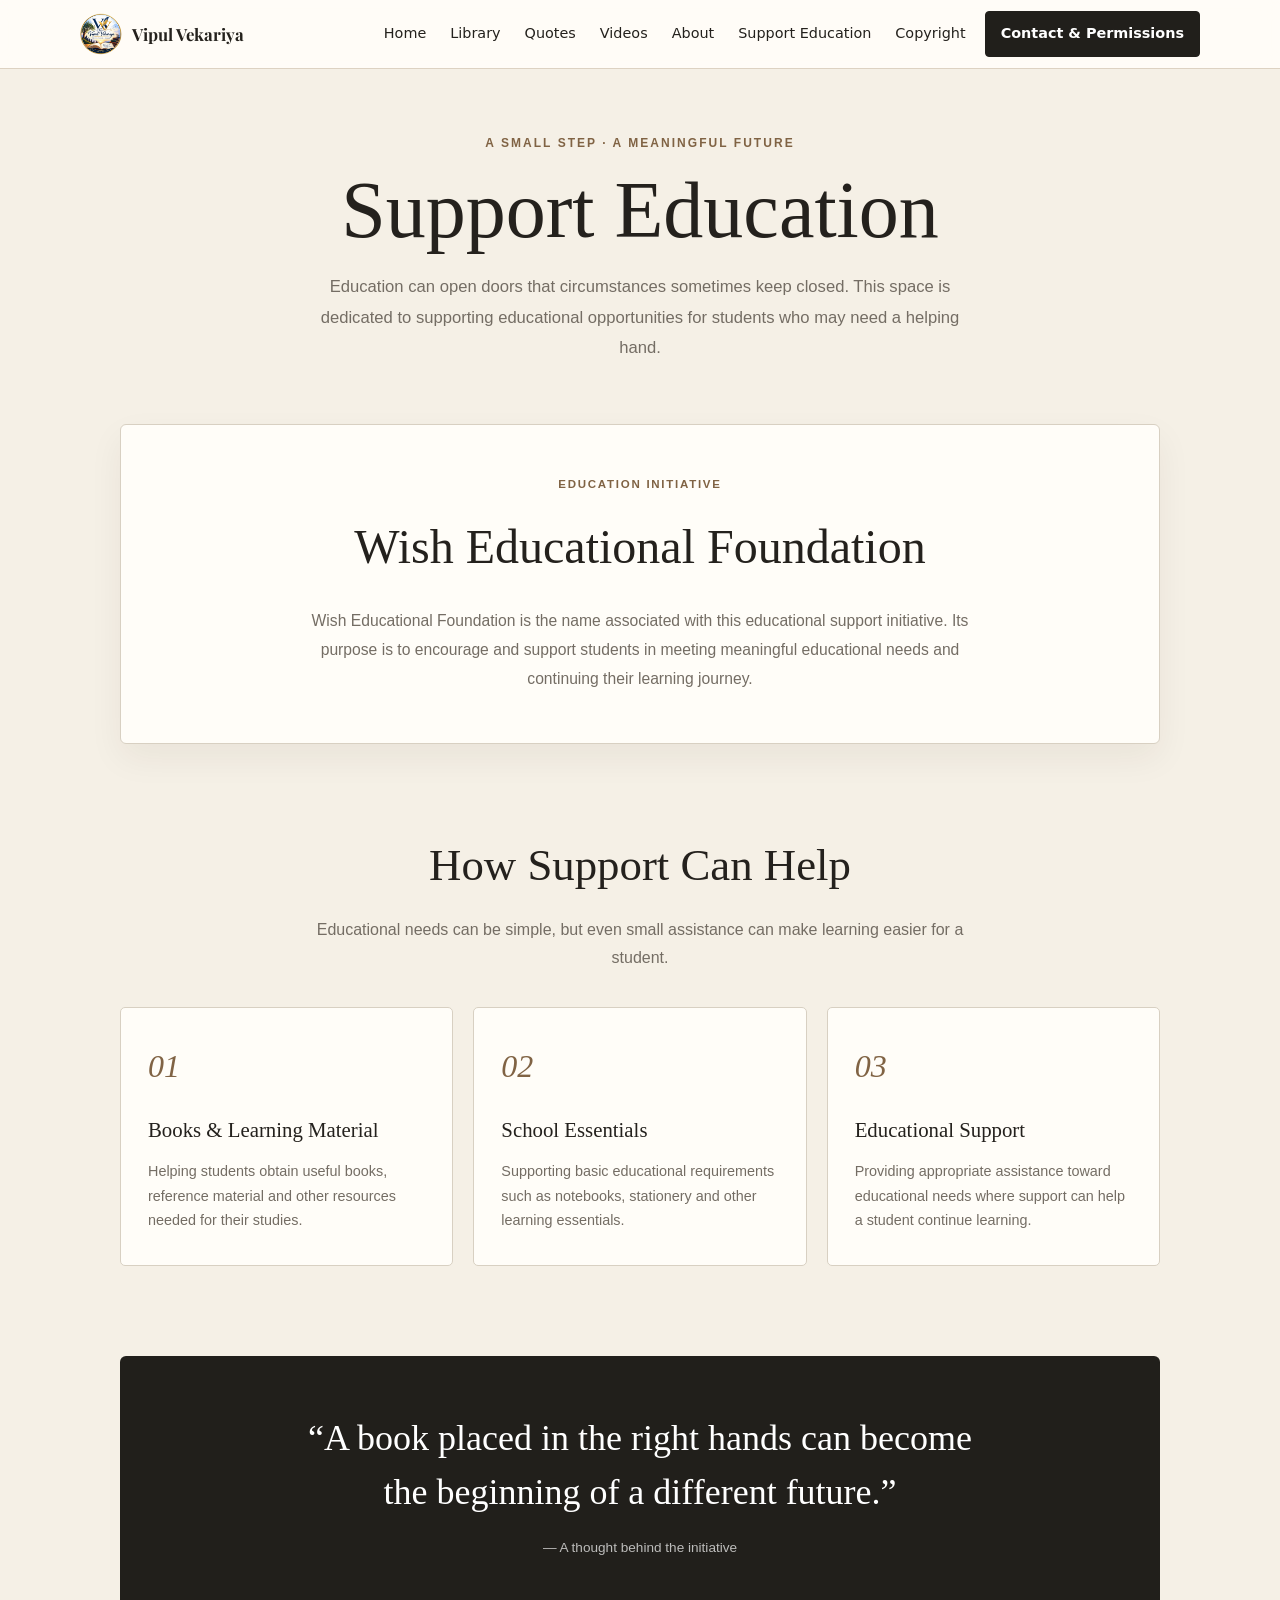
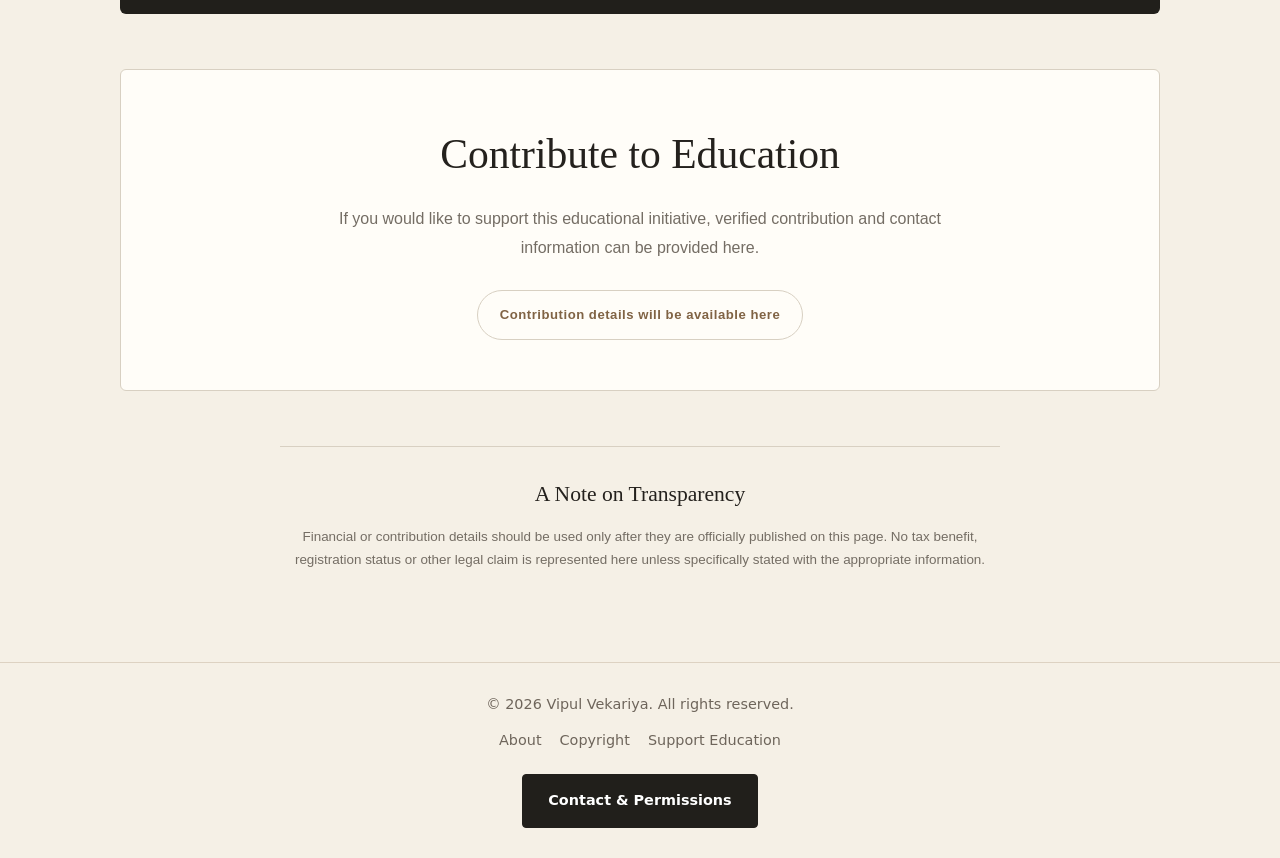
<file: donate.html>
<!doctype html>
<html lang="en">

<head>

  <meta charset="utf-8">

  <meta
    name="viewport"
    content="width=device-width, initial-scale=1"
  >

  <meta
    name="description"
    content="Support education through Wish Educational Foundation — an initiative dedicated to helping students with educational needs."
  >

  <meta
    name="author"
    content="Vipul Vekariya"
  >

  <title>
    Support Education | Vipul Vekariya
  </title>

  <link
    rel="stylesheet"
    href="css/style.css"
  >


  <style>

    :root {

      --support-bg: #f5f0e6;
      --support-paper: #fffdf8;
      --support-ink: #24211d;
      --support-muted: #746d64;
      --support-border: #d8d0c2;
      --support-accent: #806344;
      --support-dark: #211f1b;

    }


    body {

      background:
        var(--support-bg);

      color:
        var(--support-ink);

    }


    .support-page {

      padding:
        65px 0
        90px;

    }


    .support-wrap {

      width:
        min(
          1040px,
          92%
        );

      margin:
        0 auto;

    }



    /* HERO */

    .support-hero {

      max-width: 780px;

      margin:
        0 auto
        60px;

      text-align: center;

    }


    .support-kicker {

      margin-bottom: 14px;

      color:
        var(--support-accent);

      font-family:
        Arial,
        sans-serif;

      font-size: .75rem;

      font-weight: 700;

      letter-spacing: .17em;

      text-transform: uppercase;

    }


    .support-title {

      margin:
        0 0
        20px;

      font-family:
        Georgia,
        serif;

      font-size:
        clamp(
          2.8rem,
          7vw,
          5rem
        );

      line-height: 1.05;

      font-weight: 500;

    }


    .support-intro {

      max-width: 680px;

      margin:
        0 auto;

      color:
        var(--support-muted);

      font-family:
        Arial,
        sans-serif;

      font-size: 1.04rem;

      line-height: 1.85;

    }



    /* FOUNDATION */

    .foundation-box {

      padding:
        50px
        55px;

      margin-bottom:
        30px;

      background:
        var(--support-paper);

      border:
        1px solid
        var(--support-border);

      border-radius: 6px;

      text-align: center;

      box-shadow:
        0 14px 35px
        rgba(
          50,
          40,
          25,
          .06
        );

    }


    .foundation-label {

      margin-bottom:
        13px;

      color:
        var(--support-accent);

      font-family:
        Arial,
        sans-serif;

      font-size: .72rem;

      font-weight: 700;

      letter-spacing: .15em;

      text-transform: uppercase;

    }


    .foundation-name {

      margin:
        0 0
        20px;

      font-family:
        Georgia,
        serif;

      font-size:
        clamp(
          1.9rem,
          5vw,
          3rem
        );

      font-weight: 500;

    }


    .foundation-text {

      max-width:
        700px;

      margin:
        0 auto;

      color:
        var(--support-muted);

      font-family:
        Arial,
        sans-serif;

      font-size: .98rem;

      line-height: 1.85;

    }



    /* PURPOSE */

    .purpose {

      padding:
        55px 0;

    }


    .section-heading {

      max-width:
        650px;

      margin:
        0 auto
        35px;

      text-align: center;

    }


    .section-heading h2 {

      margin:
        0 0
        13px;

      font-family:
        Georgia,
        serif;

      font-size:
        clamp(
          2rem,
          4vw,
          2.8rem
        );

      font-weight: 500;

    }


    .section-heading p {

      margin: 0;

      color:
        var(--support-muted);

      font-family:
        Arial,
        sans-serif;

      line-height: 1.75;

    }



    /* SUPPORT CARDS */

    .support-grid {

      display: grid;

      grid-template-columns:
        repeat(
          3,
          1fr
        );

      gap: 20px;

    }


    .support-card {

      padding:
        32px
        27px;

      background:
        var(--support-paper);

      border:
        1px solid
        var(--support-border);

      border-radius: 5px;

    }


    .support-number {

      margin-bottom:
        20px;

      color:
        var(--support-accent);

      font-family:
        Georgia,
        serif;

      font-size:
        2rem;

      font-style: italic;

    }


    .support-card h3 {

      margin:
        0 0
        12px;

      font-family:
        Georgia,
        serif;

      font-size: 1.3rem;

      font-weight: 500;

    }


    .support-card p {

      margin: 0;

      color:
        var(--support-muted);

      font-family:
        Arial,
        sans-serif;

      font-size: .9rem;

      line-height: 1.7;

    }



    /* MESSAGE */

    .education-message {

      margin:
        35px 0;

      padding:
        55px
        60px;

      background:
        var(--support-dark);

      color: #fff;

      border-radius: 6px;

      text-align: center;

    }


    .education-message blockquote {

      max-width:
        700px;

      margin:
        0 auto
        18px;

      font-family:
        Georgia,
        serif;

      font-size:
        clamp(
          1.55rem,
          3.5vw,
          2.25rem
        );

      line-height: 1.5;

      font-weight: 400;

    }


    .education-message p {

      margin: 0;

      color:
        rgba(
          255,
          255,
          255,
          .7
        );

      font-family:
        Arial,
        sans-serif;

      font-size: .85rem;

    }



    /* CONTRIBUTION */

    .contribution {

      margin-top:
        55px;

      padding:
        50px
        55px;

      background:
        var(--support-paper);

      border:
        1px solid
        var(--support-border);

      border-radius: 6px;

      text-align: center;

    }


    .contribution h2 {

      margin:
        0 0
        16px;

      font-family:
        Georgia,
        serif;

      font-size:
        clamp(
          1.8rem,
          4vw,
          2.6rem
        );

      font-weight: 500;

    }


    .contribution > p {

      max-width:
        650px;

      margin:
        0 auto
        28px;

      color:
        var(--support-muted);

      font-family:
        Arial,
        sans-serif;

      line-height: 1.8;

    }


    .contribution-status {

      display:
        inline-block;

      padding:
        13px
        22px;

      border:
        1px solid
        var(--support-border);

      border-radius:
        30px;

      color:
        var(--support-accent);

      font-family:
        Arial,
        sans-serif;

      font-size: .82rem;

      font-weight: 700;

      letter-spacing: .04em;

    }



    /* TRANSPARENCY */

    .transparency {

      max-width:
        720px;

      margin:
        55px auto
        0;

      padding-top:
        30px;

      border-top:
        1px solid
        var(--support-border);

      text-align: center;

    }


    .transparency h3 {

      margin:
        0 0
        12px;

      font-family:
        Georgia,
        serif;

      font-size: 1.35rem;

      font-weight: 500;

    }


    .transparency p {

      margin: 0;

      color:
        var(--support-muted);

      font-family:
        Arial,
        sans-serif;

      font-size: .84rem;

      line-height: 1.75;

    }



    /* MOBILE */

    @media
    (max-width: 800px) {

      .support-grid {

        grid-template-columns:
          1fr;

      }

    }


    @media
    (max-width: 600px) {

      .support-page {

        padding:
          45px 0
          70px;

      }


      .support-title {

        font-size:
          clamp(
            2.5rem,
            13vw,
            4rem
          );

      }


      .foundation-box,
      .contribution {

        padding:
          38px
          25px;

      }


      .education-message {

        padding:
          42px
          25px;

      }

    }

  </style>

</head>


<body>


<main class="support-page">

  <div class="support-wrap">


    <!-- HERO -->

    <header class="support-hero">

      <div class="support-kicker">
        A Small Step · A Meaningful Future
      </div>

      <h1 class="support-title">
        Support Education
      </h1>

      <p class="support-intro">

        Education can open doors that circumstances
        sometimes keep closed. This space is dedicated
        to supporting educational opportunities for
        students who may need a helping hand.

      </p>

    </header>



    <!-- FOUNDATION -->

    <section class="foundation-box">

      <div class="foundation-label">
        Education Initiative
      </div>

      <h2 class="foundation-name">
        Wish Educational Foundation
      </h2>

      <p class="foundation-text">

        Wish Educational Foundation is the name
        associated with this educational support
        initiative. Its purpose is to encourage and
        support students in meeting meaningful
        educational needs and continuing their
        learning journey.

      </p>

    </section>



    <!-- HOW SUPPORT CAN HELP -->

    <section class="purpose">

      <div class="section-heading">

        <h2>
          How Support Can Help
        </h2>

        <p>

          Educational needs can be simple,
          but even small assistance can make
          learning easier for a student.

        </p>

      </div>


      <div class="support-grid">


        <article class="support-card">

          <div class="support-number">
            01
          </div>

          <h3>
            Books & Learning Material
          </h3>

          <p>

            Helping students obtain useful
            books, reference material and
            other resources needed for
            their studies.

          </p>

        </article>



        <article class="support-card">

          <div class="support-number">
            02
          </div>

          <h3>
            School Essentials
          </h3>

          <p>

            Supporting basic educational
            requirements such as notebooks,
            stationery and other learning
            essentials.

          </p>

        </article>



        <article class="support-card">

          <div class="support-number">
            03
          </div>

          <h3>
            Educational Support
          </h3>

          <p>

            Providing appropriate assistance
            toward educational needs where
            support can help a student
            continue learning.

          </p>

        </article>


      </div>

    </section>



    <!-- MESSAGE -->

    <section class="education-message">

      <blockquote>

        “A book placed in the right hands
        can become the beginning of
        a different future.”

      </blockquote>

      <p>
        — A thought behind the initiative
      </p>

    </section>



    <!-- CONTRIBUTION -->

    <section class="contribution">

      <h2>
        Contribute to Education
      </h2>

      <p>

        If you would like to support this
        educational initiative, verified
        contribution and contact information
        can be provided here.

      </p>


      <div class="contribution-status">

        Contribution details will be
        available here

      </div>

    </section>



    <!-- TRANSPARENCY -->

    <section class="transparency">

      <h3>
        A Note on Transparency
      </h3>

      <p>

        Financial or contribution details
        should be used only after they are
        officially published on this page.
        No tax benefit, registration status
        or other legal claim is represented
        here unless specifically stated
        with the appropriate information.

      </p>

    </section>


  </div>

</main>


<script src="js/app.js"></script>


</body>

</html>
</file>
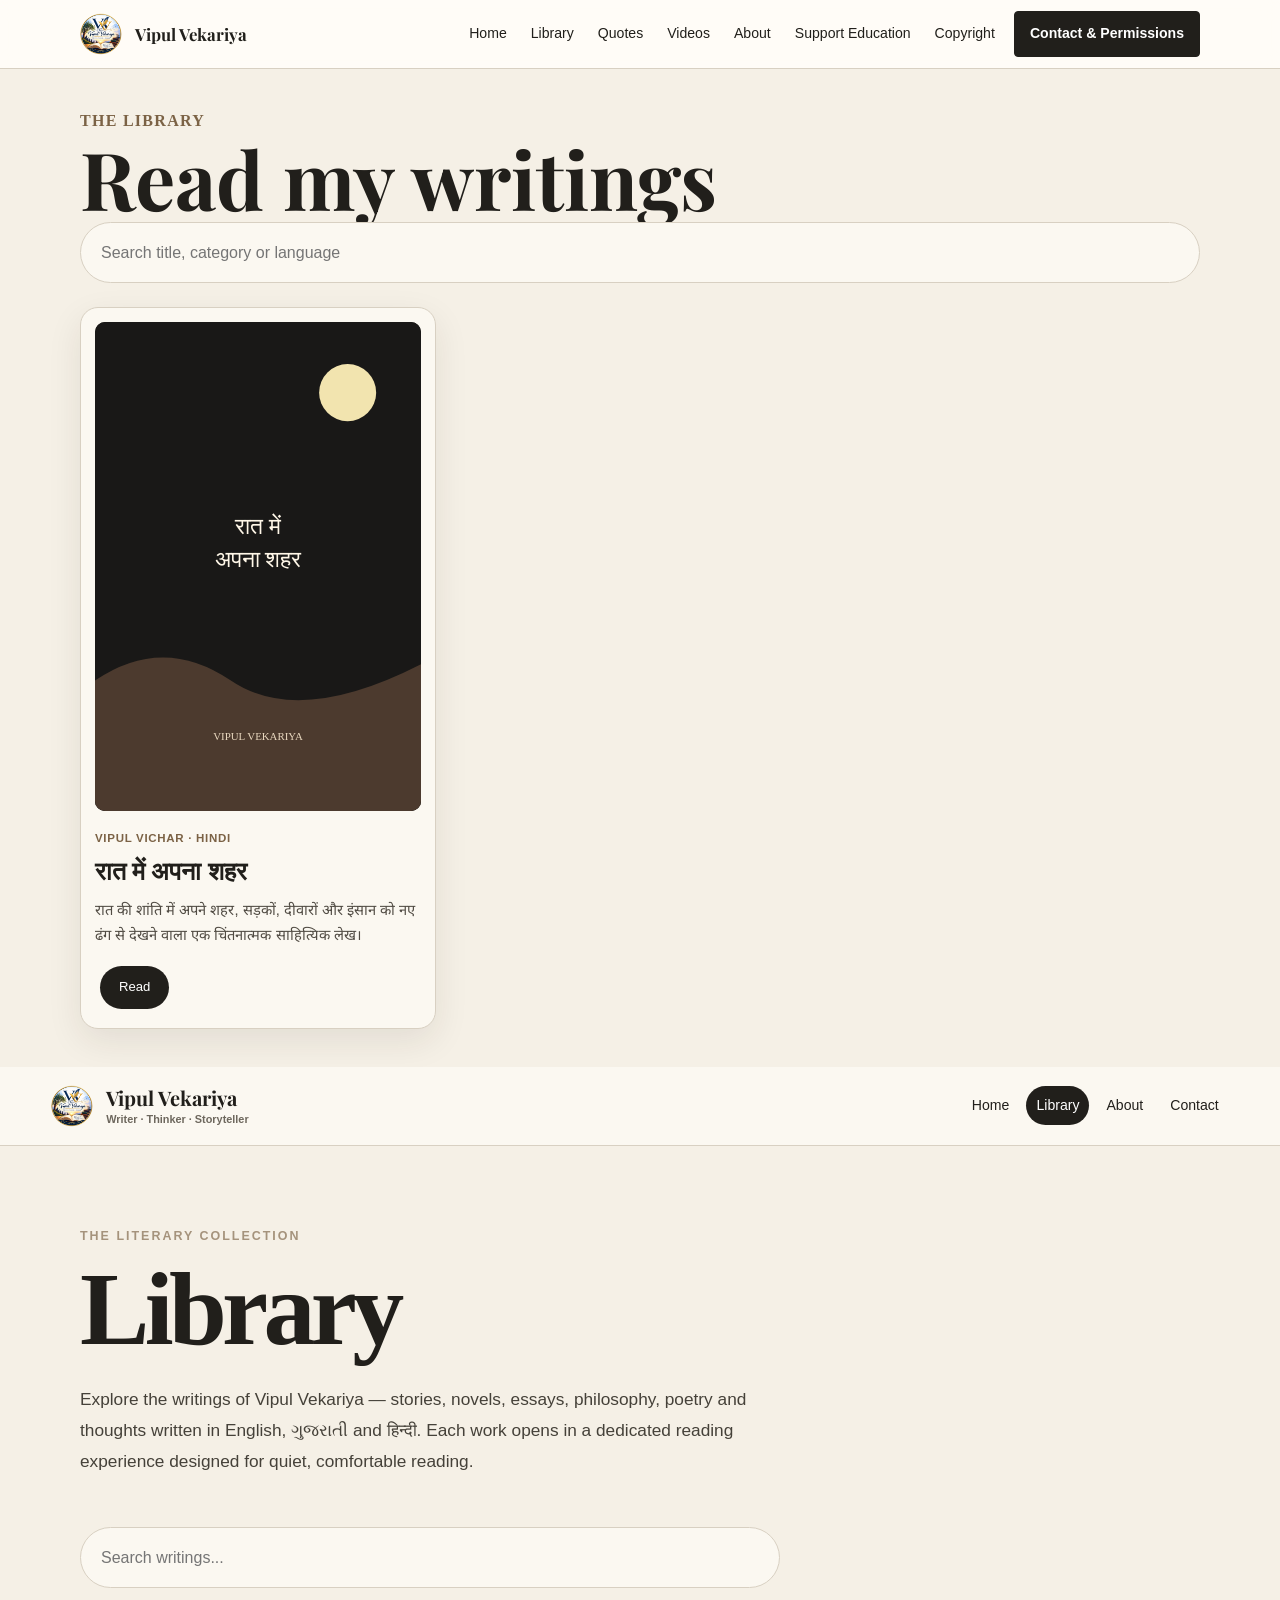
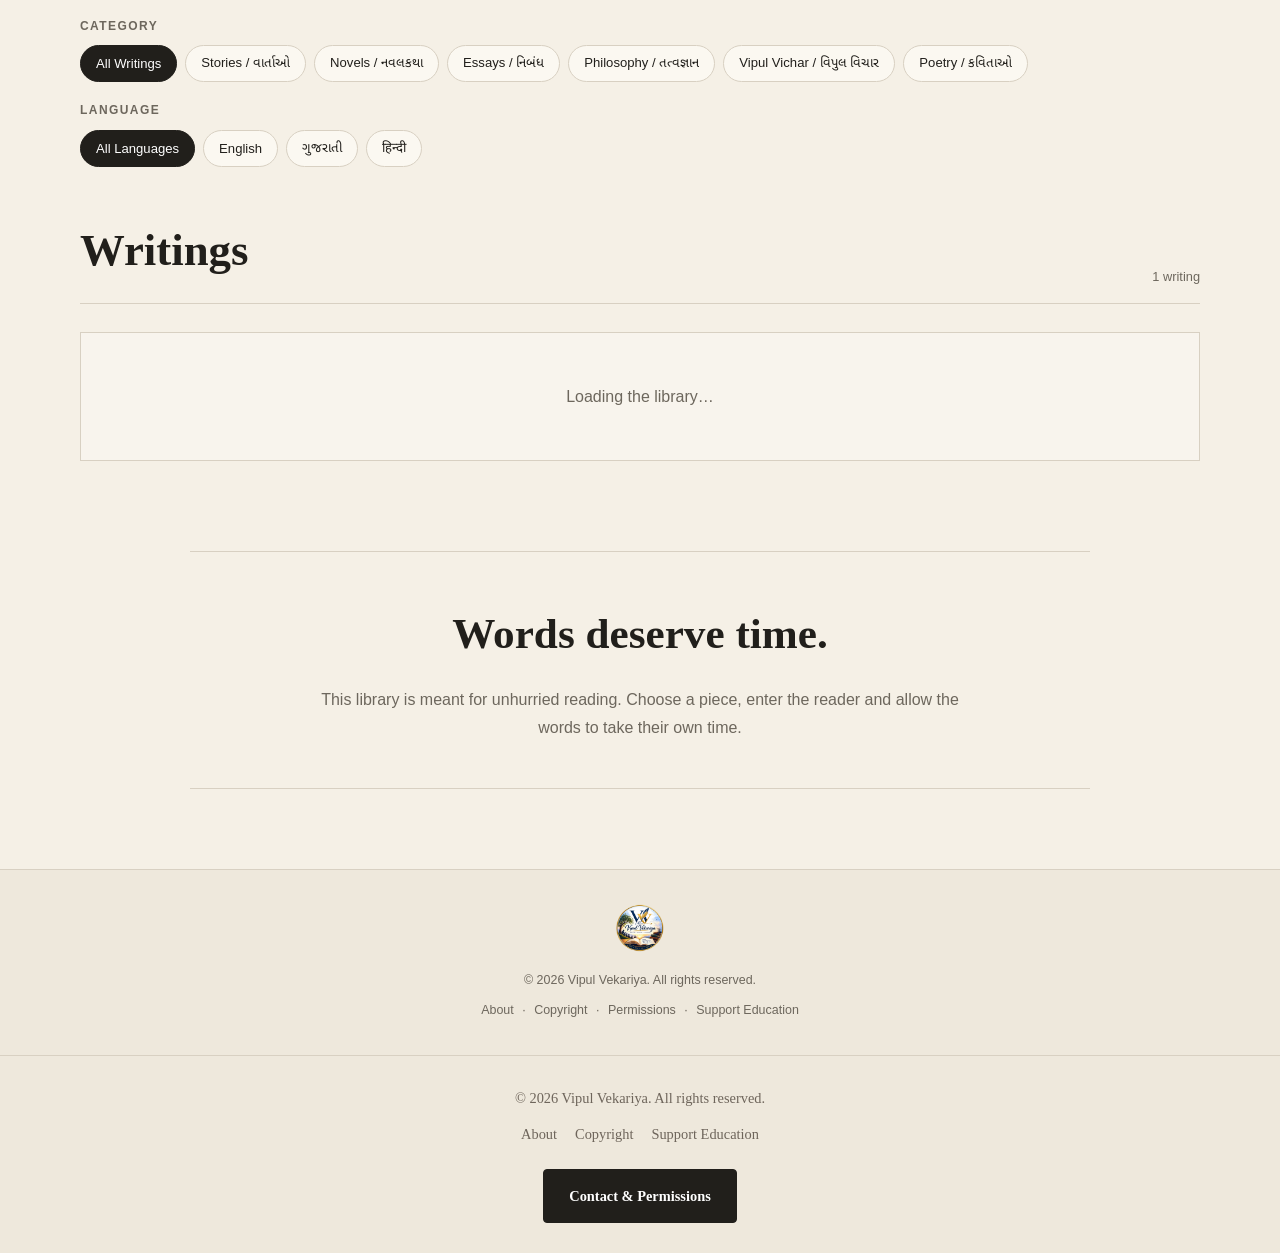
<file: library.html>
<!doctype html><html lang="en"><head><meta charset="utf-8"><meta name="viewport" content="width=device-width,initial-scale=1"><meta name="description" content="Vipul Vekariya Literary Website — original literature in English, Gujarati and Hindi."><title>Library | Vipul Vekariya</title><link rel="stylesheet" href="css/style.css"></head><body><main><section class="section"><div class="wrap"><div class="kicker">The Library</div><h1 class="page-title">Read my writings</h1><input id="search" class="search-input" placeholder="Search title, category or language"><div id="writing-list" class="grid" style="margin-top:24px"></div></div></section></main><script src="js/app.js"></script><script src="js/protection.js"></script><script src="js/library.js"></script></body></html>
<!DOCTYPE html>
<html lang="en">
<head>
  <meta charset="UTF-8">

  <meta name="viewport"
        content="width=device-width, initial-scale=1.0">

  <title>Library | Vipul Vekariya</title>

  <meta name="description"
        content="Explore the literary works of Vipul Vekariya — stories, novels, essays, philosophy, Vipul Vichar and poetry in English, Gujarati and Hindi.">

  <meta name="author" content="Vipul Vekariya">

  <meta name="robots" content="index, follow">

  <style>

    /* =====================================================
       VIPUL VEKARIYA — LITERARY LIBRARY
       FINAL VERSION 3
       ===================================================== */

    :root {
      --paper: #f5f0e6;
      --paper-light: #fbf8f1;
      --ink: #211f1b;
      --muted: #6d675d;
      --line: #d8d0c2;
      --accent: #7b6245;
      --accent-dark: #4f3d2c;
      --white: #ffffff;
      --shadow: 0 12px 35px rgba(40,32,20,.09);
    }

    * {
      box-sizing: border-box;
      margin: 0;
      padding: 0;
    }

    html {
      scroll-behavior: smooth;
    }

    body {
      background: var(--paper);
      color: var(--ink);
      font-family: Georgia, "Times New Roman", serif;
      line-height: 1.7;
    }

    a {
      color: inherit;
    }


    /* =====================================================
       HEADER
       ===================================================== */

    header {
      background: rgba(251,248,241,.97);
      border-bottom: 1px solid var(--line);
      position: sticky;
      top: 0;
      z-index: 1000;
      backdrop-filter: blur(10px);
    }

    .header-inner {
      width: min(1180px,92%);
      min-height: 78px;
      margin: auto;

      display: flex;
      align-items: center;
      justify-content: space-between;
      gap: 20px;
    }

    .brand {
      display: flex;
      align-items: center;
      gap: 13px;

      text-decoration: none;
    }

    .brand-logo {
      width: 52px;
      height: 52px;
      object-fit: contain;
      display: block;
    }

    .brand-text {
      display: flex;
      flex-direction: column;
    }

    .brand-name {
      font-size: 1.25rem;
      font-weight: 700;
      line-height: 1.2;
    }

    .brand-tagline {
      font-family: Arial, Helvetica, sans-serif;
      color: var(--muted);
      font-size: .68rem;
      margin-top: 3px;
    }

    nav {
      display: flex;
      align-items: center;
      gap: 7px;
    }

    nav a {
      text-decoration: none;
      font-family: Arial, Helvetica, sans-serif;
      font-size: .88rem;

      padding: 8px 10px;
      border-radius: 30px;

      transition: .2s ease;
    }

    nav a:hover,
    nav a[aria-current="page"] {
      background: var(--ink);
      color: var(--white);
    }


    /* =====================================================
       HERO
       ===================================================== */

    .library-hero {
      width: min(1120px,92%);
      margin: auto;

      padding: 80px 0 50px;
    }

    .eyebrow {
      font-family: Arial, Helvetica, sans-serif;
      font-size: .78rem;
      font-weight: 700;

      letter-spacing: .16em;
      text-transform: uppercase;

      color: var(--accent);

      margin-bottom: 13px;
    }

    .library-hero h1 {
      font-size: clamp(3.2rem,9vw,6.5rem);
      line-height: .95;
      letter-spacing: -.045em;

      margin-bottom: 25px;
    }

    .library-intro {
      max-width: 720px;

      font-family: Arial, Helvetica, sans-serif;
      font-size: 1.08rem;
      line-height: 1.8;

      color: #454139;
    }


    /* =====================================================
       SEARCH
       ===================================================== */

    .library-tools {
      width: min(1120px,92%);
      margin: 0 auto 28px;
    }

    .search-wrap {
      position: relative;
      max-width: 700px;
    }

    .search-input {
      width: 100%;

      padding: 16px 20px;

      border: 1px solid var(--line);
      border-radius: 50px;

      background: var(--paper-light);

      color: var(--ink);

      font-family: Arial, Helvetica, sans-serif;
      font-size: 1rem;

      outline: none;

      transition:
        border-color .2s ease,
        box-shadow .2s ease;
    }

    .search-input:focus {
      border-color: var(--accent);

      box-shadow:
        0 0 0 3px rgba(123,98,69,.10);
    }


    /* =====================================================
       FILTERS
       ===================================================== */

    .filter-area {
      width: min(1120px,92%);
      margin: 0 auto 45px;
    }

    .filter-label {
      font-family: Arial, Helvetica, sans-serif;

      font-size: .75rem;
      font-weight: 700;

      letter-spacing: .12em;
      text-transform: uppercase;

      color: var(--muted);

      margin: 18px 0 9px;
    }

    .filters {
      display: flex;
      flex-wrap: wrap;
      gap: 8px;
    }

    .filter-btn {
      border: 1px solid var(--line);

      background: var(--paper-light);

      color: var(--ink);

      padding: 9px 15px;

      border-radius: 40px;

      cursor: pointer;

      font-family:
        Arial,
        "Noto Sans Gujarati",
        "Noto Sans Devanagari",
        sans-serif;

      font-size: .82rem;

      transition: .2s ease;
    }

    .filter-btn:hover,
    .filter-btn.active {
      background: var(--ink);
      color: var(--white);
      border-color: var(--ink);
    }


    /* =====================================================
       LIBRARY
       ===================================================== */

    .library-section {
      width: min(1120px,92%);
      margin: auto;

      padding-bottom: 90px;
    }

    .library-heading {
      display: flex;
      align-items: end;
      justify-content: space-between;
      gap: 20px;

      padding-bottom: 15px;

      border-bottom: 1px solid var(--line);

      margin-bottom: 28px;
    }

    .library-heading h2 {
      font-size: clamp(1.8rem,4vw,2.8rem);
    }

    #result-count {
      font-family: Arial, Helvetica, sans-serif;
      color: var(--muted);
      font-size: .8rem;
    }

    #writing-list {
      display: grid;
      grid-template-columns: 1fr;
      gap: 26px;
    }


    /* =====================================================
       BOOK CARDS
       The classes below also style cards generated by
       the existing V3 library.js.
       ===================================================== */

    #writing-list .card {
      background: var(--paper-light);

      border: 1px solid var(--line);

      padding: 14px;

      display: flex;
      flex-direction: column;

      min-width: 0;

      box-shadow: var(--shadow);

      transition:
        transform .25s ease,
        box-shadow .25s ease;
    }

    #writing-list .card:hover {
      transform: translateY(-5px);

      box-shadow:
        0 18px 45px rgba(40,32,20,.13);
    }

    #writing-list .cover {
      width: 100%;
      aspect-ratio: 2 / 3;

      object-fit: cover;

      display: block;

      background: #292621;

      margin-bottom: 18px;
    }

    #writing-list .meta {
      font-family:
        Arial,
        "Noto Sans Gujarati",
        "Noto Sans Devanagari",
        sans-serif;

      color: var(--accent);

      font-size: .72rem;
      font-weight: 700;

      letter-spacing: .06em;
      text-transform: uppercase;

      margin-bottom: 7px;
    }

    #writing-list h2 {
      font-family:
        Georgia,
        "Noto Serif Devanagari",
        "Noto Serif Gujarati",
        serif;

      font-size: 1.55rem;
      line-height: 1.3;

      margin-bottom: 10px;
    }

    #writing-list .card p {
      font-family:
        Arial,
        "Noto Sans Gujarati",
        "Noto Sans Devanagari",
        sans-serif;

      color: #514c44;

      font-size: .92rem;
      line-height: 1.7;

      margin-bottom: 18px;
    }

    #writing-list .btn {
      display: inline-block;

      align-self: flex-start;

      margin-top: auto;

      padding: 10px 19px;

      background: var(--ink);
      color: var(--white);

      border-radius: 40px;

      text-decoration: none;

      font-family: Arial, Helvetica, sans-serif;
      font-size: .82rem;

      transition: .2s ease;
    }

    #writing-list .btn:hover {
      background: var(--accent-dark);
    }


    /* =====================================================
       EMPTY / ERROR STATE
       ===================================================== */

    .empty-message {
      grid-column: 1 / -1;

      padding: 50px 25px;

      text-align: center;

      border: 1px solid var(--line);

      background: rgba(255,255,255,.25);

      font-family: Arial, Helvetica, sans-serif;

      color: var(--muted);
    }


    /* =====================================================
       LIBRARY MESSAGE
       ===================================================== */

    .library-note {
      width: min(900px,92%);
      margin: 0 auto 80px;

      text-align: center;

      padding: 45px 25px;

      border-top: 1px solid var(--line);
      border-bottom: 1px solid var(--line);
    }

    .library-note h2 {
      font-size: clamp(1.8rem,4vw,2.7rem);
      margin-bottom: 15px;
    }

    .library-note p {
      font-family: Arial, Helvetica, sans-serif;

      color: var(--muted);

      max-width: 650px;
      margin: auto;

      line-height: 1.8;
    }


    /* =====================================================
       FOOTER
       ===================================================== */

    footer {
      background: #eee8dc;

      border-top: 1px solid var(--line);

      padding: 34px 20px;

      text-align: center;
    }

    .footer-logo {
      width: 48px;
      height: 48px;

      object-fit: contain;

      margin-bottom: 10px;
    }

    footer p {
      font-family: Arial, Helvetica, sans-serif;

      color: var(--muted);

      font-size: .78rem;

      line-height: 1.7;
    }

    .footer-links {
      margin-top: 8px;
    }

    .footer-links a {
      text-decoration: none;
      color: var(--muted);
      margin: 0 5px;
    }

    .footer-links a:hover {
      color: var(--ink);
      text-decoration: underline;
    }


    /* =====================================================
       TABLET
       ===================================================== */

    @media (min-width: 620px) {

      #writing-list {
        grid-template-columns:
          repeat(2, minmax(0,1fr));
      }

    }


    /* =====================================================
       DESKTOP
       ===================================================== */

    @media (min-width: 950px) {

      #writing-list {
        grid-template-columns:
          repeat(3, minmax(0,1fr));
      }

    }


    /* =====================================================
       SMALL MOBILE
       ===================================================== */

    @media (max-width: 600px) {

      .header-inner {
        min-height: 68px;
      }

      .brand-logo {
        width: 44px;
        height: 44px;
      }

      .brand-name {
        font-size: 1rem;
      }

      .brand-tagline {
        display: none;
      }

      nav a {
        font-size: .78rem;
        padding: 6px 7px;
      }

      nav a:nth-child(n+3) {
        display: none;
      }

      .library-hero {
        padding-top: 55px;
      }

      .library-hero h1 {
        font-size: 3.5rem;
      }

      .library-intro {
        font-size: .98rem;
      }

      .filter-btn {
        font-size: .77rem;
        padding: 8px 12px;
      }

    }

  </style>
</head>


<body>


<!-- =======================================================
     HEADER
     ======================================================= -->

<header>

  <div class="header-inner">

    <a href="index.html"
       class="brand"
       aria-label="Vipul Vekariya Home">

      <img
        src="assets/logo.png"
        alt="Vipul Vekariya Literary Website Logo"
        class="brand-logo">

      <span class="brand-text">

        <span class="brand-name">
          Vipul Vekariya
        </span>

        <span class="brand-tagline">
          Writer · Thinker · Storyteller
        </span>

      </span>

    </a>


    <nav aria-label="Main navigation">

      <a href="index.html">
        Home
      </a>

      <a href="library.html"
         aria-current="page">
        Library
      </a>

      <a href="about.html">
        About
      </a>

      <a href="contact.html">
        Contact
      </a>

    </nav>

  </div>

</header>



<!-- =======================================================
     MAIN
     ======================================================= -->

<main>


  <!-- HERO -->

  <section class="library-hero">

    <div class="eyebrow">
      The Literary Collection
    </div>

    <h1>
      Library
    </h1>

    <p class="library-intro">

      Explore the writings of Vipul Vekariya —
      stories, novels, essays, philosophy, poetry
      and thoughts written in English, ગુજરાતી and हिन्दी.

      Each work opens in a dedicated reading experience
      designed for quiet, comfortable reading.

    </p>

  </section>



  <!-- SEARCH -->

  <section class="library-tools">

    <div class="search-wrap">

      <input
        type="search"
        id="search"
        class="search-input"
        placeholder="Search writings..."
        aria-label="Search writings">

    </div>

  </section>



  <!-- FILTERS -->

  <section class="filter-area">


    <div class="filter-label">
      Category
    </div>


    <div class="filters"
         id="category-filters">

      <button
        class="filter-btn active"
        data-category="all">
        All Writings
      </button>

      <button
        class="filter-btn"
        data-category="Stories">
        Stories / વાર્તાઓ
      </button>

      <button
        class="filter-btn"
        data-category="Novels">
        Novels / નવલકથા
      </button>

      <button
        class="filter-btn"
        data-category="Essays">
        Essays / નિબંધ
      </button>

      <button
        class="filter-btn"
        data-category="Philosophy">
        Philosophy / તત્વજ્ઞાન
      </button>

      <button
        class="filter-btn"
        data-category="Vipul Vichar">
        Vipul Vichar / વિપુલ વિચાર
      </button>

      <button
        class="filter-btn"
        data-category="Poetry">
        Poetry / કવિતાઓ
      </button>

    </div>



    <div class="filter-label">
      Language
    </div>


    <div class="filters"
         id="language-filters">

      <button
        class="filter-btn active"
        data-language="all">
        All Languages
      </button>

      <button
        class="filter-btn"
        data-language="English">
        English
      </button>

      <button
        class="filter-btn"
        data-language="Gujarati">
        ગુજરાતી
      </button>

      <button
        class="filter-btn"
        data-language="Hindi">
        हिन्दी
      </button>

    </div>

  </section>



  <!-- WRITINGS -->

  <section class="library-section">

    <div class="library-heading">

      <h2>
        Writings
      </h2>

      <span id="result-count">
        Loading…
      </span>

    </div>


    <!--
       IMPORTANT:

       Do NOT manually place book cards here.

       JavaScript reads:
       data/writings.json

       and creates the cards automatically.
    -->

    <div id="writing-list">

      <div class="empty-message">
        Loading the library…
      </div>

    </div>

  </section>



  <!-- LIBRARY MESSAGE -->

  <section class="library-note">

    <h2>
      Words deserve time.
    </h2>

    <p>
      This library is meant for unhurried reading.
      Choose a piece, enter the reader and allow
      the words to take their own time.
    </p>

  </section>


</main>



<!-- =======================================================
     FOOTER
     ======================================================= -->

<footer>

  <img
    src="assets/logo.png"
    alt="Vipul Vekariya Logo"
    class="footer-logo">

  <p>
    © <span id="year"></span>
    Vipul Vekariya.
    All rights reserved.
  </p>

  <p class="footer-links">

    <a href="about.html">
      About
    </a>

    ·

    <a href="copyright.html">
      Copyright
    </a>

    ·

    <a href="contact.html">
      Permissions
    </a>

    ·

    <a href="donate.html">
      Support Education
    </a>

  </p>

</footer>



<!-- =======================================================
     LIBRARY ENGINE
     ======================================================= -->

<script>

let allWritings = [];
let selectedCategory = "all";
let selectedLanguage = "all";


/* -------------------------------------------------------
   ESCAPE CONTENT
   ------------------------------------------------------- */

function escapeHTML(value) {

  return String(value ?? "")
    .replace(/&/g, "&amp;")
    .replace(/</g, "&lt;")
    .replace(/>/g, "&gt;")
    .replace(/"/g, "&quot;")
    .replace(/'/g, "&#039;");

}


/* -------------------------------------------------------
   CREATE BOOK CARD
   ------------------------------------------------------- */

function createCard(item) {

  const id =
    encodeURIComponent(item.id || "");

  const title =
    escapeHTML(item.title || "Untitled");

  const category =
    escapeHTML(item.category || "");

  const language =
    escapeHTML(item.language || "");

  const description =
    escapeHTML(item.description || "");

  const cover =
    escapeHTML(item.cover || "");


  return `

    <article class="card">

      <img
        class="cover"
        src="${cover}"
        alt="${title} cover"
        loading="lazy">

      <div class="meta">

        ${category}

        ${category && language ? " · " : ""}

        ${language}

      </div>

      <h2>
        ${title}
      </h2>

      <p>
        ${description}
      </p>

      <a
        class="btn"
        href="reader.html?id=${id}">

        Read

      </a>

    </article>

  `;

}



/* -------------------------------------------------------
   FILTER AND DISPLAY
   ------------------------------------------------------- */

function displayWritings() {

  const searchBox =
    document.getElementById("search");

  const query =
    searchBox.value
      .trim()
      .toLowerCase();


  const filtered =
    allWritings.filter(item => {

      const itemCategory =
        String(item.category || "");

      const itemLanguage =
        String(item.language || "");


      const searchableText = [

        item.title,
        item.category,
        item.language,
        item.description

      ]
      .join(" ")
      .toLowerCase();


      const searchMatches =
        !query ||
        searchableText.includes(query);


      const categoryMatches =
        selectedCategory === "all" ||
        itemCategory.toLowerCase() ===
        selectedCategory.toLowerCase();


      const languageMatches =
        selectedLanguage === "all" ||
        itemLanguage.toLowerCase() ===
        selectedLanguage.toLowerCase();


      return (
        searchMatches &&
        categoryMatches &&
        languageMatches
      );

    });


  const list =
    document.getElementById("writing-list");


  const counter =
    document.getElementById("result-count");


  counter.textContent =
    filtered.length === 1
      ? "1 writing"
      : `${filtered.length} writings`;


  if (!filtered.length) {

    list.innerHTML = `

      <div class="empty-message">

        No writings found for the selected
        search or filters.

      </div>

    `;

    return;

  }


  list.innerHTML =
    filtered
      .map(createCard)
      .join("");

}



/* -------------------------------------------------------
   LOAD WRITINGS.JSON
   ------------------------------------------------------- */

async function loadLibrary() {

  const list =
    document.getElementById("writing-list");


  try {

    const response =
      await fetch(
        "data/writings.json",
        { cache: "no-store" }
      );


    if (!response.ok) {

      throw new Error(
        "Unable to load writings."
      );

    }


    const data =
      await response.json();


    if (!Array.isArray(data)) {

      throw new Error(
        "Invalid writings data."
      );

    }


    allWritings = data;

    displayWritings();

  }

  catch (error) {

    console.error(error);


    list.innerHTML = `

      <div class="empty-message">

        The library could not be loaded.
        Please try again shortly.

      </div>

    `;


    document.getElementById(
      "result-count"
    ).textContent = "";

  }

}



/* -------------------------------------------------------
   SEARCH
   ------------------------------------------------------- */

document
  .getElementById("search")
  .addEventListener(
    "input",
    displayWritings
  );



/* -------------------------------------------------------
   CATEGORY FILTERS
   ------------------------------------------------------- */

document
  .querySelectorAll(
    "[data-category]"
  )
  .forEach(button => {

    button.addEventListener(
      "click",
      function () {

        document
          .querySelectorAll(
            "[data-category]"
          )
          .forEach(btn =>
            btn.classList.remove(
              "active"
            )
          );


        this.classList.add(
          "active"
        );


        selectedCategory =
          this.dataset.category;


        displayWritings();

      }
    );

  });



/* -------------------------------------------------------
   LANGUAGE FILTERS
   ------------------------------------------------------- */

document
  .querySelectorAll(
    "[data-language]"
  )
  .forEach(button => {

    button.addEventListener(
      "click",
      function () {

        document
          .querySelectorAll(
            "[data-language]"
          )
          .forEach(btn =>
            btn.classList.remove(
              "active"
            )
          );


        this.classList.add(
          "active"
        );


        selectedLanguage =
          this.dataset.language;


        displayWritings();

      }
    );

  });



/* -------------------------------------------------------
   CURRENT YEAR
   ------------------------------------------------------- */

document.getElementById(
  "year"
).textContent =
  new Date().getFullYear();



/* -------------------------------------------------------
   START LIBRARY
   ------------------------------------------------------- */

loadLibrary();

</script>


</body>
</html>
</file>
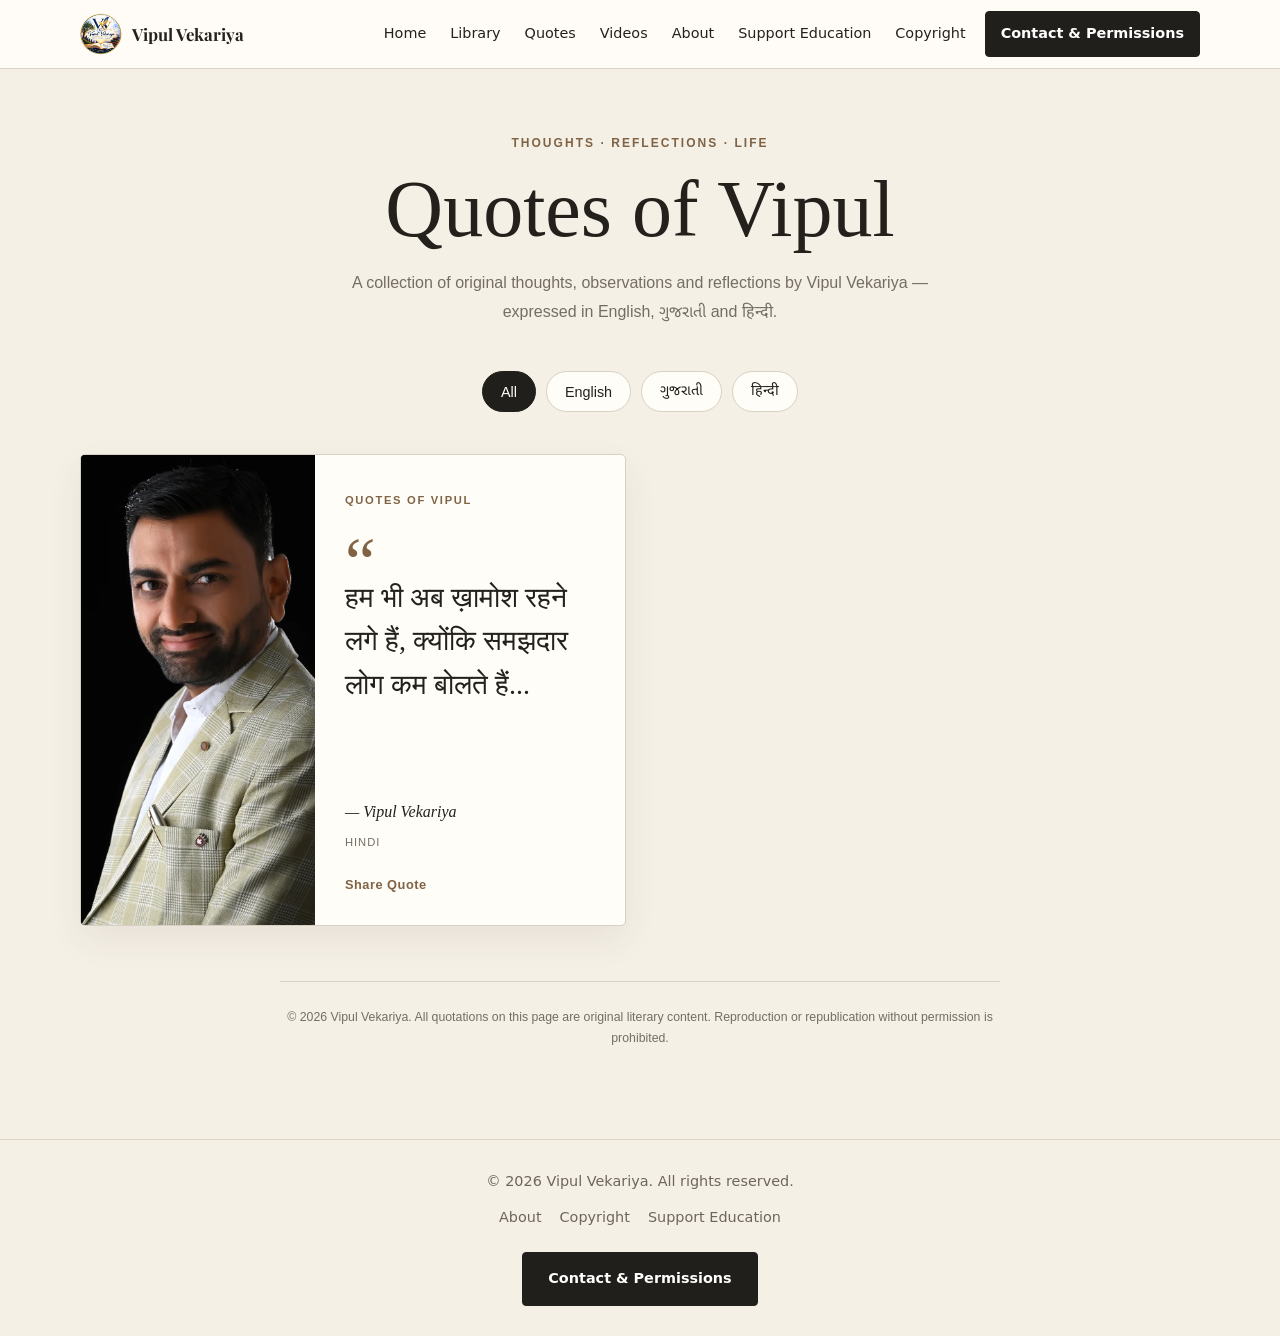
<file: quotes.html>
<!doctype html>
<html lang="en">

<head>

  <meta charset="utf-8">

  <meta
    name="viewport"
    content="width=device-width, initial-scale=1"
  >

  <meta
    name="description"
    content="Quotes of Vipul — original thoughts and reflections by Vipul Vekariya in English, Gujarati and Hindi."
  >

  <meta
    name="author"
    content="Vipul Vekariya"
  >

  <title>
    Quotes of Vipul | Vipul Vekariya
  </title>

  <link
    rel="stylesheet"
    href="css/style.css"
  >


  <style>

    /* =====================================================
       QUOTES OF VIPUL
       ===================================================== */

    :root {

      --q-bg: #f5f0e6;
      --q-paper: #fffdf8;
      --q-ink: #24211d;
      --q-muted: #746d64;
      --q-border: #d8d0c2;
      --q-accent: #806344;
      --q-dark: #211f1b;

    }


    body {

      background: var(--q-bg);

      color: var(--q-ink);

    }



    /* =====================================================
       PAGE
       ===================================================== */

    .quotes-page {

      padding:
        65px 0
        90px;

    }


    .quotes-wrap {

      width:
        min(
          1120px,
          92%
        );

      margin:
        0 auto;

    }



    /* =====================================================
       HERO
       ===================================================== */

    .quotes-hero {

      max-width: 760px;

      margin:
        0 auto
        45px;

      text-align: center;

    }


    .quotes-kicker {

      margin-bottom: 13px;

      color:
        var(--q-accent);

      font-family:
        Arial,
        "Noto Sans Gujarati",
        "Noto Sans Devanagari",
        sans-serif;

      font-size: .75rem;

      font-weight: 700;

      letter-spacing: .17em;

      text-transform: uppercase;

    }


    .quotes-title {

      margin:
        0 0 18px;

      font-family:
        Georgia,
        "Noto Serif Gujarati",
        "Noto Serif Devanagari",
        serif;

      font-size:
        clamp(
          2.8rem,
          7vw,
          5rem
        );

      line-height: 1.05;

      font-weight: 500;

    }


    .quotes-intro {

      max-width: 650px;

      margin:
        0 auto;

      color:
        var(--q-muted);

      font-family:
        Arial,
        "Noto Sans Gujarati",
        "Noto Sans Devanagari",
        sans-serif;

      font-size: 1rem;

      line-height: 1.8;

    }



    /* =====================================================
       FILTERS
       ===================================================== */

    .quote-filters {

      display: flex;

      flex-wrap: wrap;

      justify-content: center;

      gap: 10px;

      margin-bottom: 42px;

    }


    .filter-btn {

      border:
        1px solid
        var(--q-border);

      background:
        var(--q-paper);

      color:
        var(--q-ink);

      padding:
        10px 18px;

      border-radius: 30px;

      font-family:
        Arial,
        "Noto Sans Gujarati",
        "Noto Sans Devanagari",
        sans-serif;

      font-size: .9rem;

      cursor: pointer;

      transition:
        background .2s ease,
        color .2s ease,
        border-color .2s ease;

    }


    .filter-btn:hover,
    .filter-btn.active {

      background:
        var(--q-dark);

      color: #fff;

      border-color:
        var(--q-dark);

    }



    /* =====================================================
       QUOTE GRID
       ===================================================== */

    .quotes-grid {

      display: grid;

      grid-template-columns:
        repeat(
          2,
          minmax(0, 1fr)
        );

      gap: 28px;

    }



    /* =====================================================
       QUOTE CARD
       ===================================================== */

    .quote-card {

      min-height: 470px;

      display: grid;

      grid-template-columns:
        43% 57%;

      overflow: hidden;

      background:
        var(--q-paper);

      border:
        1px solid
        var(--q-border);

      border-radius: 5px;

      box-shadow:
        0 14px 35px
        rgba(
          50,
          40,
          25,
          .07
        );

    }



    /* =====================================================
       PHOTO
       ===================================================== */

    .quote-photo {

      position: relative;

      min-height: 470px;

      overflow: hidden;

      background: #151411;

    }


    .quote-photo img {

      position: absolute;

      inset: 0;

      width: 100%;

      height: 100%;

      display: block;

      object-fit: cover;

      /*
       Only changes the visible crop.
       The actual photo is never altered.
      */

      object-position:
        50% 25%;

      -webkit-user-drag: none;

      user-select: none;

    }


    .quote-photo::after {

      content: "";

      position: absolute;

      inset: 0;

      background:
        linear-gradient(
          to right,
          transparent 70%,
          rgba(0,0,0,.12)
        );

      pointer-events: none;

    }



    /* =====================================================
       QUOTE CONTENT
       ===================================================== */

    .quote-content {

      display: flex;

      flex-direction: column;

      padding:
        36px
        30px
        28px;

    }


    .quote-brand {

      margin-bottom: 23px;

      color:
        var(--q-accent);

      font-family:
        Arial,
        sans-serif;

      font-size: .7rem;

      font-weight: 700;

      letter-spacing: .15em;

      text-transform: uppercase;

    }


    .quote-mark {

      height: 43px;

      color:
        var(--q-accent);

      font-family:
        Georgia,
        serif;

      font-size: 4.3rem;

      line-height: .9;

    }


    .quote-text {

      margin: 0;

      font-family:
        Georgia,
        "Noto Serif Gujarati",
        "Noto Serif Devanagari",
        serif;

      font-size:
        clamp(
          1.3rem,
          2.2vw,
          1.75rem
        );

      line-height: 1.55;

      font-weight: 400;

    }


    .quote-footer {

      margin-top: auto;

      padding-top: 30px;

    }


    .quote-author {

      font-family:
        Georgia,
        "Noto Serif Gujarati",
        "Noto Serif Devanagari",
        serif;

      font-size: 1rem;

      font-style: italic;

    }


    .quote-language {

      margin-top: 7px;

      color:
        var(--q-muted);

      font-family:
        Arial,
        "Noto Sans Gujarati",
        "Noto Sans Devanagari",
        sans-serif;

      font-size: .7rem;

      letter-spacing: .09em;

      text-transform: uppercase;

    }



    /* =====================================================
       SHARE
       ===================================================== */

    .quote-actions {

      margin-top: 20px;

    }


    .share-quote {

      border: 0;

      background: transparent;

      color:
        var(--q-accent);

      padding: 0;

      font-family:
        Arial,
        sans-serif;

      font-size: .8rem;

      font-weight: 700;

      letter-spacing: .04em;

      cursor: pointer;

    }


    .share-quote:hover {

      text-decoration: underline;

    }



    /* =====================================================
       MESSAGE
       ===================================================== */

    .quotes-message {

      grid-column:
        1 / -1;

      padding:
        55px 20px;

      text-align: center;

      color:
        var(--q-muted);

      font-family:
        Arial,
        sans-serif;

    }



    /* =====================================================
       COPYRIGHT
       ===================================================== */

    .quotes-copyright {

      max-width: 720px;

      margin:
        55px auto
        0;

      padding-top: 25px;

      border-top:
        1px solid
        var(--q-border);

      text-align: center;

      color:
        var(--q-muted);

      font-family:
        Arial,
        sans-serif;

      font-size: .77rem;

      line-height: 1.7;

    }



    /* =====================================================
       TABLET
       ===================================================== */

    @media
    (max-width: 900px) {

      .quotes-grid {

        grid-template-columns:
          1fr;

      }


      .quote-card {

        width: 100%;

        max-width: 720px;

        margin:
          0 auto;

      }

    }



    /* =====================================================
       MOBILE
       ===================================================== */

    @media
    (max-width: 600px) {

      .quotes-page {

        padding:
          45px 0
          70px;

      }


      .quotes-hero {

        margin-bottom:
          34px;

      }


      .quotes-title {

        font-size:
          clamp(
            2.5rem,
            13vw,
            4rem
          );

      }


      .quote-filters {

        margin-bottom:
          30px;

      }


      .quote-card {

        display: block;

        min-height: 0;

      }


      .quote-photo {

        min-height: 390px;

      }


      .quote-photo img {

        object-position:
          50% 20%;

      }


      .quote-content {

        min-height: 370px;

        padding:
          31px
          26px
          27px;

      }


      .quote-text {

        font-size: 1.42rem;

      }

    }

  </style>

</head>


<body>


<main class="quotes-page">


  <div class="quotes-wrap">


    <!-- ================================================
         INTRODUCTION
         ================================================ -->

    <header class="quotes-hero">


      <div class="quotes-kicker">

        Thoughts · Reflections · Life

      </div>


      <h1 class="quotes-title">

        Quotes of Vipul

      </h1>


      <p class="quotes-intro">

        A collection of original thoughts,
        observations and reflections by
        Vipul Vekariya — expressed in
        English, ગુજરાતી and हिन्दी.

      </p>


    </header>



    <!-- ================================================
         LANGUAGE FILTERS
         ================================================ -->

    <div
      class="quote-filters"
      aria-label="Filter quotes by language"
    >


      <button
        class="filter-btn active"
        data-language="All"
        type="button"
      >

        All

      </button>


      <button
        class="filter-btn"
        data-language="English"
        type="button"
      >

        English

      </button>


      <button
        class="filter-btn"
        data-language="Gujarati"
        type="button"
      >

        ગુજરાતી

      </button>


      <button
        class="filter-btn"
        data-language="Hindi"
        type="button"
      >

        हिन्दी

      </button>


    </div>



    <!-- ================================================
         QUOTES
         ================================================ -->

    <section
      id="quotesGrid"
      class="quotes-grid"
      aria-live="polite"
    >

      <div class="quotes-message">

        Loading quotes…

      </div>

    </section>



    <!-- ================================================
         COPYRIGHT
         ================================================ -->

    <div class="quotes-copyright">

      ©
      <span id="quotesYear"></span>
      Vipul Vekariya.
      All quotations on this page are
      original literary content.
      Reproduction or republication
      without permission is prohibited.

    </div>


  </div>


</main>



<!-- ================================================
     EXISTING WEBSITE SYSTEM
     ================================================ -->

<script src="js/app.js"></script>



<!-- ================================================
     QUOTES ENGINE
     ================================================ -->

<script>

(function () {

  "use strict";


  const grid =
    document.getElementById(
      "quotesGrid"
    );


  const filterButtons =
    document.querySelectorAll(
      ".filter-btn"
    );


  let allQuotes = [];

  let activeLanguage = "All";



  /* ==================================================
     SAFE TEXT
     ================================================== */

  function escapeHTML(value) {

    return String(value ?? "")

      .replace(
        /&/g,
        "&amp;"
      )

      .replace(
        /</g,
        "&lt;"
      )

      .replace(
        />/g,
        "&gt;"
      )

      .replace(
        /"/g,
        "&quot;"
      )

      .replace(
        /'/g,
        "&#039;"
      );

  }



  /* ==================================================
     CREATE QUOTE CARD
     ================================================== */

  function createQuoteCard(item) {


    const article =
      document.createElement(
        "article"
      );


    article.className =
      "quote-card";


    article.innerHTML = `


      <div class="quote-photo">


        <img

          src="assets/vipul-quotes-photo.webp"

          alt="Vipul Vekariya"

          loading="lazy"

          draggable="false"

        >


      </div>



      <div class="quote-content">


        <div class="quote-brand">

          Quotes of Vipul

        </div>



        <div
          class="quote-mark"
          aria-hidden="true"
        >

          “

        </div>



        <blockquote class="quote-text">

          ${escapeHTML(item.quote)}

        </blockquote>



        <div class="quote-footer">


          <div class="quote-author">

            — Vipul Vekariya

          </div>


          <div class="quote-language">

            ${escapeHTML(item.language)}

          </div>



          <div class="quote-actions">


            <button
              class="share-quote"
              type="button"
            >

              Share Quote

            </button>


          </div>


        </div>


      </div>


    `;



    const shareButton =
      article.querySelector(
        ".share-quote"
      );


    shareButton.addEventListener(
      "click",
      function () {

        shareQuote(item);

      }
    );


    return article;

  }



  /* ==================================================
     DISPLAY QUOTES
     ================================================== */

  function displayQuotes() {


    grid.innerHTML = "";


    const filtered =

      activeLanguage === "All"

        ? allQuotes

        : allQuotes.filter(

            function (item) {

              return String(
                item.language
              ).toLowerCase()

              ===

              activeLanguage
                .toLowerCase();

            }

          );


    if (!filtered.length) {


      grid.innerHTML = `

        <div class="quotes-message">

          No quotes have been published
          in this language yet.

        </div>

      `;


      return;

    }



    filtered.forEach(

      function (item) {

        grid.appendChild(
          createQuoteCard(item)
        );

      }

    );

  }



  /* ==================================================
     SHARE QUOTE
     ================================================== */

  async function shareQuote(item) {


    const shareText =

      `“${item.quote}”\n\n` +

      `— Vipul Vekariya\n` +

      `Quotes of Vipul`;


    if (navigator.share) {


      try {


        await navigator.share({

          title:
            "Quotes of Vipul",

          text:
            shareText,

          url:
            window.location.href

        });


        return;


      }

      catch (error) {


        if (
          error &&
          error.name ===
          "AbortError"
        ) {

          return;

        }

      }

    }



    try {


      await navigator
        .clipboard
        .writeText(

          shareText +
          "\n" +
          window.location.href

        );


      alert(
        "Quote copied. You can now share it."
      );


    }

    catch (error) {


      alert(
        "Please use your browser's Share option."
      );


    }

  }



  /* ==================================================
     FILTER BUTTONS
     ================================================== */

  filterButtons.forEach(

    function (button) {


      button.addEventListener(

        "click",

        function () {


          activeLanguage =
            button.dataset.language;



          filterButtons.forEach(

            function (item) {

              item.classList.remove(
                "active"
              );

            }

          );



          button.classList.add(
            "active"
          );


          displayQuotes();


        }

      );

    }

  );



  /* ==================================================
     LOAD QUOTES
     ================================================== */

  fetch(

    "data/quotes.json",

    {
      cache: "no-store"
    }

  )


  .then(

    function (response) {


      if (!response.ok) {

        throw new Error(
          "Unable to load quotes."
        );

      }


      return response.json();

    }

  )


  .then(

    function (data) {


      if (!Array.isArray(data)) {

        throw new Error(
          "quotes.json must contain an array."
        );

      }


      allQuotes = data;


      displayQuotes();

    }

  )


  .catch(

    function (error) {


      console.error(error);


      grid.innerHTML = `

        <div class="quotes-message">

          Quotes could not be loaded.
          Please try again shortly.

        </div>

      `;

    }

  );



  /* ==================================================
     CURRENT YEAR
     ================================================== */

  document
    .getElementById(
      "quotesYear"
    )
    .textContent =
      new Date().getFullYear();


})();

</script>


</body>

</html>
</file>
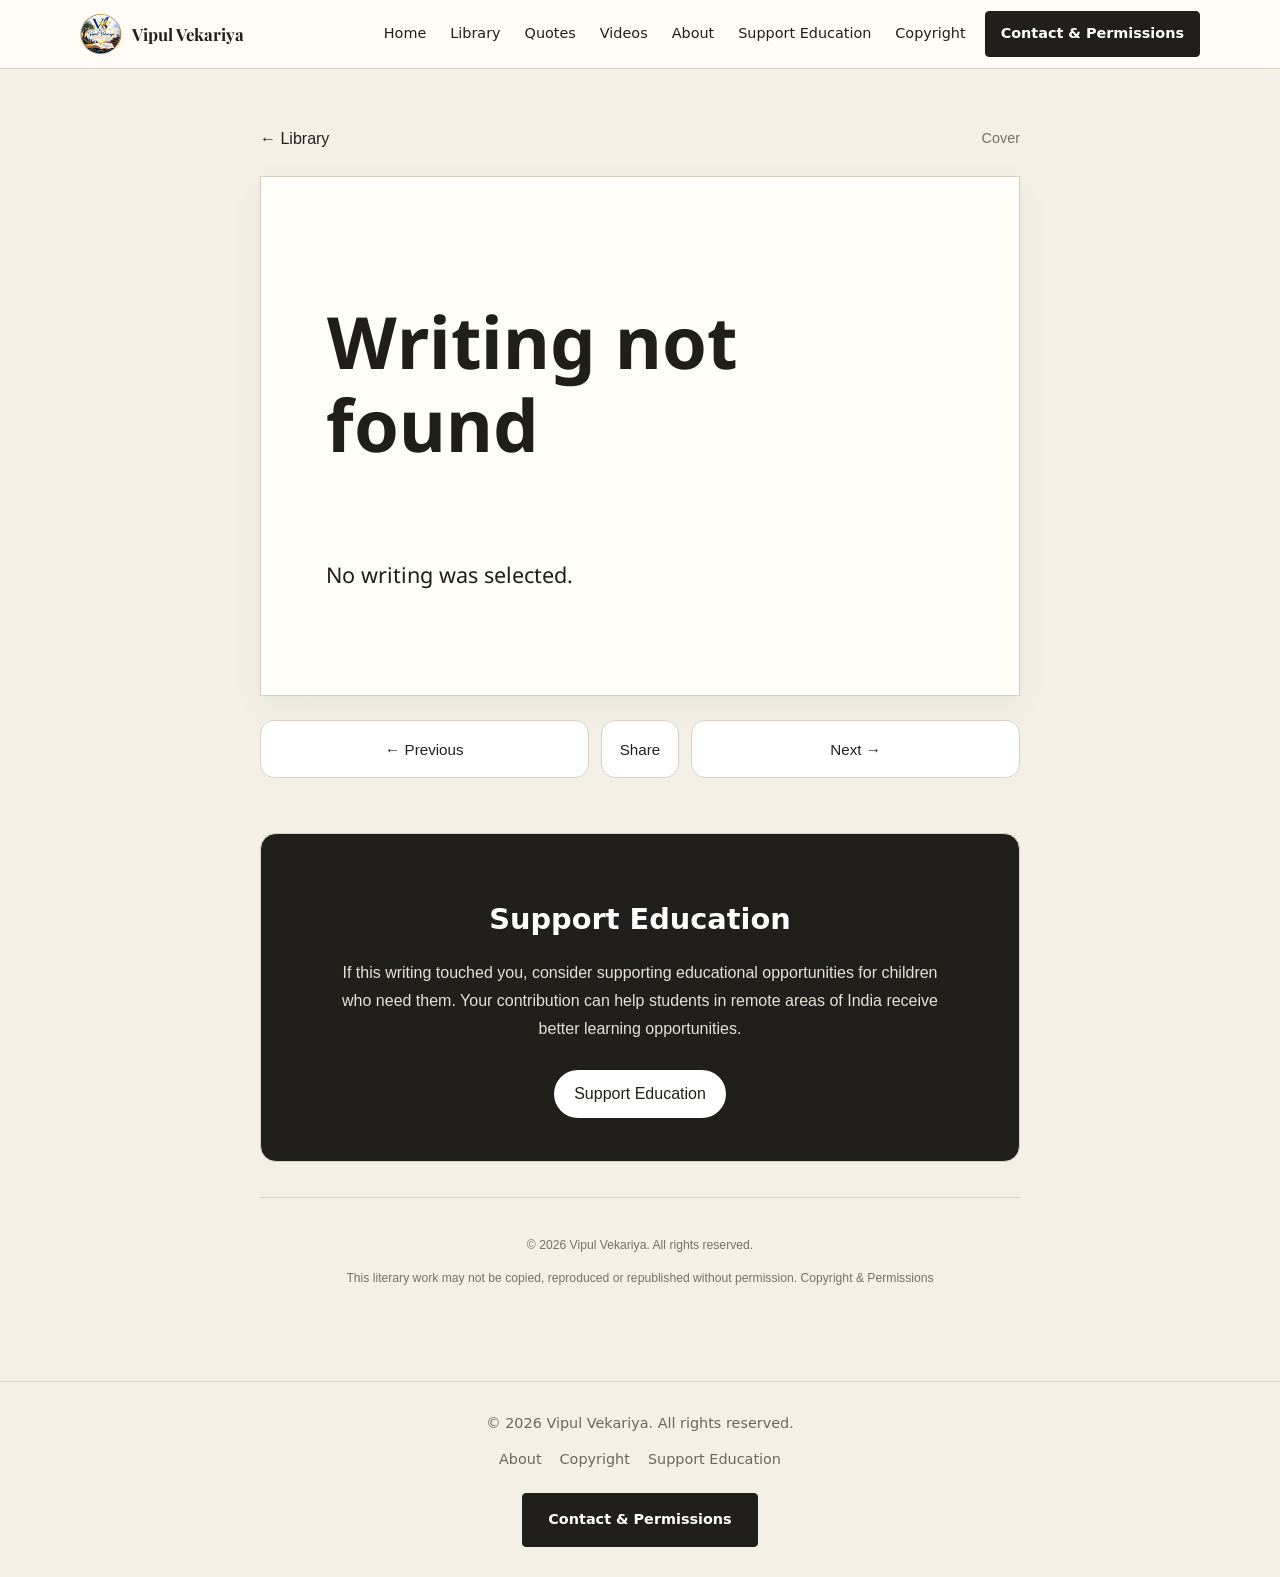
<file: reader.html>
<!doctype html>
<html lang="en">

<head>

  <meta charset="utf-8">

  <meta
    name="viewport"
    content="width=device-width, initial-scale=1"
  >

  <meta
    name="description"
    content="Read original literary works by Vipul Vekariya."
  >

  <meta
    name="author"
    content="Vipul Vekariya"
  >

  <meta
    name="robots"
    content="index, follow"
  >

  <title>Reader | Vipul Vekariya</title>

  <link
    rel="stylesheet"
    href="css/style.css"
  >


  <style>

    /* ======================================================
       VIPUL VEKARIYA
       FINAL LITERARY READER
       ====================================================== */

    :root {

      --reader-paper: #fffdf8;
      --reader-bg: #f5f0e6;
      --reader-ink: #24211d;
      --reader-muted: #777066;
      --reader-border: #d8d0c2;
      --reader-accent: #7b6245;
      --reader-dark: #211f1b;

    }


    body {

      background: var(--reader-bg);

    }



    /* ======================================================
       READER CONTAINER
       ====================================================== */

    .reader-shell {

      width: min(760px, 92%);

      margin: 0 auto;

      padding: 45px 0 80px;

    }



    /* ======================================================
       TOP BAR
       ====================================================== */

    .reader-top {

      display: flex;

      align-items: center;

      justify-content: space-between;

      gap: 20px;

      margin-bottom: 24px;

      font-family:
        Arial,
        "Noto Sans Gujarati",
        "Noto Sans Devanagari",
        sans-serif;

    }


    .reader-top a {

      color: var(--reader-ink);

      text-decoration: none;

      font-size: 1rem;

    }


    .reader-top a:hover {

      text-decoration: underline;

    }


    #pageNo {

      color: var(--reader-muted);

      font-size: .9rem;

    }



    /* ======================================================
       BOOK
       ====================================================== */

    .book {

      background: var(--reader-paper);

      border: 1px solid var(--reader-border);

      box-shadow:
        0 10px 30px rgba(40, 32, 20, .06);

      padding:
        clamp(38px, 8vw, 70px)
        clamp(26px, 7vw, 65px);

      min-height: 520px;

      display: flex;

      flex-direction: column;

      justify-content: center;

    }



    /* ======================================================
       CONTENT PROTECTION
       Makes normal copying difficult for casual visitors
       ====================================================== */

    #book,
    #book * {

      -webkit-user-select: none !important;

      -moz-user-select: none !important;

      -ms-user-select: none !important;

      user-select: none !important;

      -webkit-touch-callout: none !important;

    }


    #book img {

      -webkit-user-drag: none;

      pointer-events: none;

    }



    /* ======================================================
       READING PAGE
       ====================================================== */

    .book .meta {

      font-family:
        Arial,
        "Noto Sans Gujarati",
        "Noto Sans Devanagari",
        sans-serif;

      color: var(--reader-muted);

      font-size: .85rem;

      margin-bottom: 28px;

    }


    .reading-text {

      white-space: pre-line;

      font-family:
        Georgia,
        "Noto Serif Devanagari",
        "Noto Serif Gujarati",
        "Noto Serif",
        serif;

      color: var(--reader-ink);

      font-size:
        clamp(
          1.18rem,
          4.6vw,
          1.55rem
        );

      line-height: 1.95;

      letter-spacing: .005em;

    }



    /* ======================================================
       COVER
       ====================================================== */

    .book.cover-page {

      min-height: 680px;

      background:
        linear-gradient(
          145deg,
          #211e19,
          #554534
        );

      color: #fffaf0;

      text-align: center;

      align-items: center;

      justify-content: center;

      padding: 50px 30px;

    }


    .cover-page .cover-small {

      font-family:
        Arial,
        sans-serif;

      color:
        rgba(
          255,
          255,
          255,
          .55
        );

      font-size: .9rem;

      letter-spacing: .08em;

      margin-bottom: 35px;

    }


    .cover-page h1 {

      font-family:
        Georgia,
        "Noto Serif Devanagari",
        "Noto Serif Gujarati",
        serif;

      font-size:
        clamp(
          2.5rem,
          8vw,
          4.5rem
        );

      line-height: 1.2;

      max-width: 620px;

      margin:
        0 auto 35px;

    }


    .cover-page .cover-author {

      font-family:
        Arial,
        sans-serif;

      font-size: 1.2rem;

      margin-bottom: 55px;

    }


    .cover-page .cover-meta {

      font-family:
        Arial,
        "Noto Sans Gujarati",
        "Noto Sans Devanagari",
        sans-serif;

      font-size: .9rem;

      color:
        rgba(
          255,
          255,
          255,
          .8
        );

    }



    /* ======================================================
       CONTROLS
       ====================================================== */

    .reader-controls {

      display: grid;

      grid-template-columns:
        1fr auto 1fr;

      gap: 12px;

      margin-top: 24px;

    }


    .reader-controls button {

      border:
        1px solid
        var(--reader-border);

      background: #fff;

      color: var(--reader-ink);

      border-radius: 14px;

      min-height: 58px;

      padding: 12px 18px;

      font-family:
        Arial,
        sans-serif;

      font-size: .95rem;

      cursor: pointer;

      transition:
        background .2s ease,
        color .2s ease,
        opacity .2s ease;

    }


    .reader-controls
    button:hover:not(:disabled) {

      background:
        var(--reader-dark);

      color: #fff;

    }


    .reader-controls button:disabled {

      opacity: .32;

      cursor: default;

    }



    /* ======================================================
       FINISH SCREEN
       ====================================================== */

    .finish-page {

      text-align: center;

      align-items: center;

    }


    .finish-mark {

      color:
        var(--reader-accent);

      font-size: 1.3rem;

      margin-bottom: 18px;

    }


    .finish-page h2 {

      font-family:
        Georgia,
        "Noto Serif Devanagari",
        "Noto Serif Gujarati",
        serif;

      font-size:
        clamp(
          2.2rem,
          7vw,
          3.5rem
        );

      margin-bottom: 12px;

    }


    .finish-title {

      color:
        var(--reader-muted);

      font-family:
        Arial,
        "Noto Sans Gujarati",
        "Noto Sans Devanagari",
        sans-serif;

      margin-bottom: 35px;

    }


    .finish-author {

      font-family:
        Georgia,
        serif;

      font-style: italic;

      font-size: 1.1rem;

    }



    /* ======================================================
       AFTER READING
       ====================================================== */

    .reader-bottom {

      margin-top: 55px;

      padding: 38px 28px;

      background:
        var(--reader-dark);

      color: #fff;

      text-align: center;

    }


    .reader-bottom h2 {

      font-size: 1.8rem;

      margin-bottom: 15px;

    }


    .reader-bottom p {

      max-width: 600px;

      margin:
        0 auto 22px;

      font-family:
        Arial,
        sans-serif;

      line-height: 1.75;

      color: #e7e1d8;

    }


    .reader-bottom .btn {

      display: inline-block;

      background: #fff;

      color:
        var(--reader-dark);

      text-decoration: none;

      padding: 11px 20px;

      border-radius: 30px;

      font-family:
        Arial,
        sans-serif;

    }


    .reader-bottom .btn:hover {

      opacity: .9;

    }



    /* ======================================================
       COPYRIGHT
       ====================================================== */

    .reader-copyright {

      margin-top: 35px;

      padding-top: 25px;

      border-top:
        1px solid
        var(--reader-border);

      text-align: center;

      font-family:
        Arial,
        sans-serif;

      font-size: .76rem;

      color:
        var(--reader-muted);

      line-height: 1.7;

    }


    .reader-copyright a {

      color:
        var(--reader-muted);

    }



    /* ======================================================
       MOBILE
       ====================================================== */

    @media (max-width: 600px) {

      .reader-shell {

        width: 92%;

        padding-top: 30px;

      }


      .book {

        min-height: 0;

        padding:
          42px
          25px;

      }


      .book.cover-page {

        min-height: 620px;

      }


      .reading-text {

        font-size: 1.22rem;

        line-height: 1.9;

      }


      .book .meta {

        margin-bottom: 23px;

      }


      .reader-controls {

        grid-template-columns:
          1fr
          .65fr
          1fr;

      }


      .reader-controls button {

        padding: 10px 8px;

        font-size: .85rem;

      }


      .reader-bottom {

        padding: 34px 22px;

      }

    }

  </style>

</head>



<body>


<main>


  <div class="reader-shell">


    <!-- ==================================================
         READER TOP
         ================================================== -->

    <div class="reader-top">

      <a href="library.html">

        ← Library

      </a>


      <span id="pageNo">

        Cover

      </span>

    </div>



    <!-- ==================================================
         BOOK
         Content is inserted here by reader.js
         ================================================== -->

    <article
      id="book"
      class="book"
    >

      Loading…

    </article>



    <!-- ==================================================
         CONTROLS
         ================================================== -->

    <div class="reader-controls">


      <button
        id="prev"
        type="button"
      >

        ← Previous

      </button>


      <button
        id="share"
        type="button"
      >

        Share

      </button>


      <button
        id="next"
        type="button"
      >

        Next →

      </button>


    </div>



    <!-- ==================================================
         SUPPORT EDUCATION
         ================================================== -->

    <section
      class="reader-bottom"
      id="supportEducation"
    >

      <h2>

        Support Education

      </h2>


      <p>

        If this writing touched you,
        consider supporting educational
        opportunities for children who
        need them.

        Your contribution can help
        students in remote areas of India
        receive better learning
        opportunities.

      </p>


      <a
        class="btn"
        href="donate.html"
      >

        Support Education

      </a>


    </section>



    <!-- ==================================================
         COPYRIGHT
         ================================================== -->

    <div class="reader-copyright">


      <p>

        ©
        <span id="readerYear"></span>
        Vipul Vekariya.
        All rights reserved.

      </p>


      <p>

        This literary work may not be
        copied, reproduced or republished
        without permission.

        <a href="copyright.html">

          Copyright &amp; Permissions

        </a>

      </p>


    </div>


  </div>


</main>



<!-- ======================================================
     WEBSITE SYSTEM
     ====================================================== -->

<script src="js/app.js"></script>


<!-- ======================================================
     READER ENGINE
     Keep reader.js unchanged.
     ====================================================== -->

<script src="js/reader.js"></script>



<!-- ======================================================
     BASIC CONTENT PROTECTION

     Purpose:
     Make ordinary copy/paste difficult for normal readers.

     This does NOT claim to provide absolute DRM.
     ====================================================== -->

<script>

(function () {

  "use strict";


  const book =
    document.getElementById("book");


  if (!book) {

    return;

  }



  /* ------------------------------------------------------
     BLOCK RIGHT CLICK INSIDE BOOK
     ------------------------------------------------------ */

  book.addEventListener(
    "contextmenu",
    function (event) {

      event.preventDefault();

    }
  );



  /* ------------------------------------------------------
     BLOCK COPY INSIDE BOOK
     ------------------------------------------------------ */

  book.addEventListener(
    "copy",
    function (event) {

      event.preventDefault();

      if (window.getSelection) {

        window
          .getSelection()
          .removeAllRanges();

      }

    }
  );



  /* ------------------------------------------------------
     BLOCK CUT
     ------------------------------------------------------ */

  book.addEventListener(
    "cut",
    function (event) {

      event.preventDefault();

    }
  );



  /* ------------------------------------------------------
     BLOCK SELECTION START
     ------------------------------------------------------ */

  book.addEventListener(
    "selectstart",
    function (event) {

      event.preventDefault();

    }
  );



  /* ------------------------------------------------------
     BLOCK DRAGGING
     ------------------------------------------------------ */

  book.addEventListener(
    "dragstart",
    function (event) {

      event.preventDefault();

    }
  );



  /* ------------------------------------------------------
     BLOCK COMMON COPY SHORTCUTS WHILE POINTER IS IN BOOK
     ------------------------------------------------------ */

  let pointerInsideBook = false;


  book.addEventListener(
    "mouseenter",
    function () {

      pointerInsideBook = true;

    }
  );


  book.addEventListener(
    "mouseleave",
    function () {

      pointerInsideBook = false;

    }
  );


  book.addEventListener(
    "touchstart",
    function () {

      pointerInsideBook = true;

    },
    {
      passive: true
    }
  );



  document.addEventListener(
    "keydown",
    function (event) {

      const key =
        String(event.key || "")
          .toLowerCase();


      const command =
        event.ctrlKey ||
        event.metaKey;


      if (!command) {

        return;

      }


      if (
        key !== "c" &&
        key !== "x" &&
        key !== "a"
      ) {

        return;

      }


      const selection =
        window.getSelection();


      let selectionInsideBook =
        false;


      if (
        selection &&
        selection.rangeCount > 0
      ) {

        const range =
          selection.getRangeAt(0);


        const container =
          range.commonAncestorContainer;


        selectionInsideBook =
          container === book ||
          book.contains(container);

      }


      if (
        pointerInsideBook ||
        selectionInsideBook
      ) {

        event.preventDefault();


        if (selection) {

          selection.removeAllRanges();

        }

      }

    }
  );



  /* ------------------------------------------------------
     EXTRA IMAGE PROTECTION
     ------------------------------------------------------ */

  book.addEventListener(
    "mousedown",
    function (event) {

      if (
        event.target &&
        event.target.tagName === "IMG"
      ) {

        event.preventDefault();

      }

    }
  );


})();

</script>



<!-- ======================================================
     CURRENT YEAR
     ====================================================== -->

<script>

  document
    .getElementById("readerYear")
    .textContent =
      new Date().getFullYear();

</script>


</body>

</html>
</file>
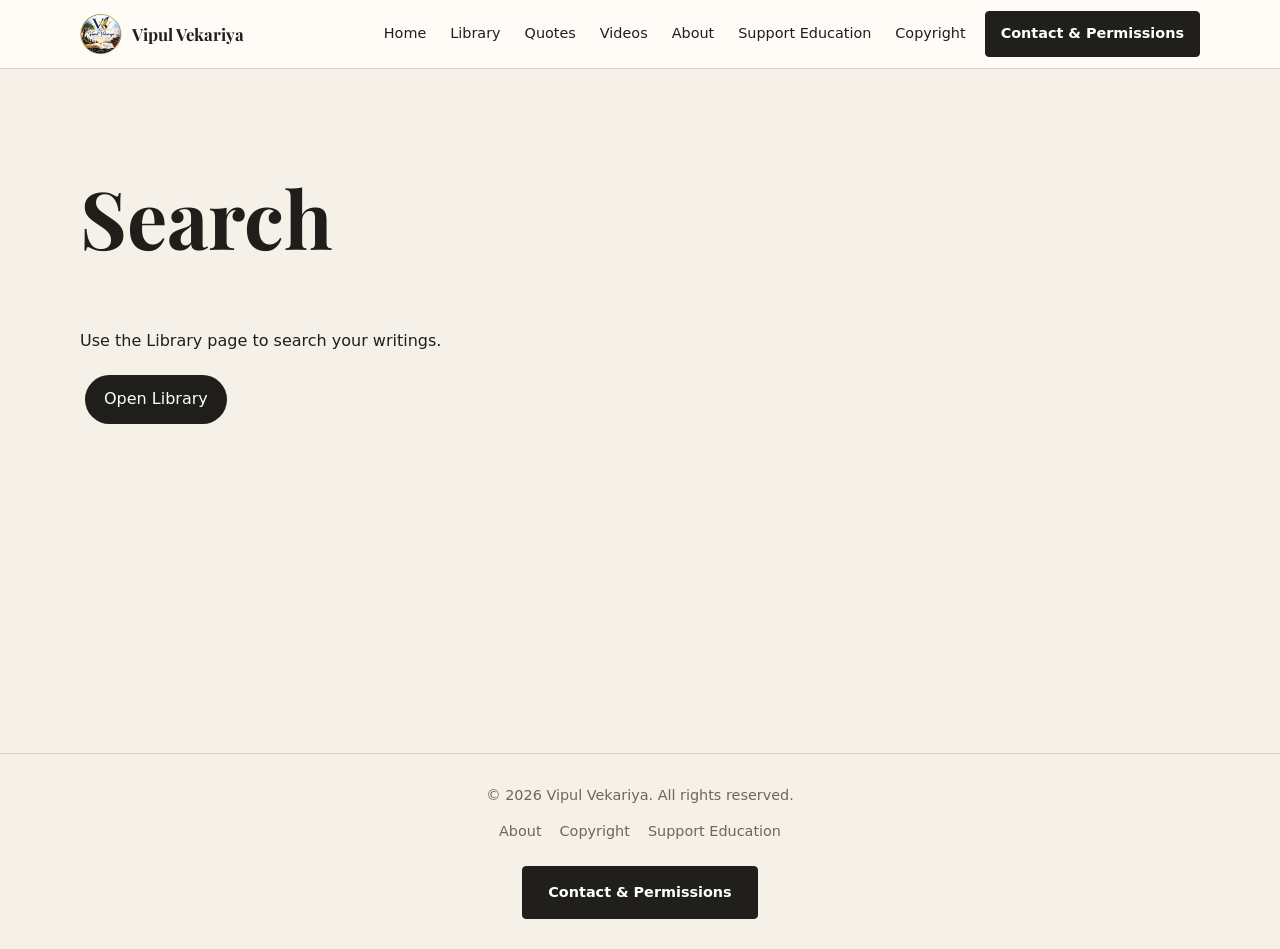
<file: search.html>
<!doctype html><html lang="en"><head><meta charset="utf-8"><meta name="viewport" content="width=device-width,initial-scale=1"><meta name="description" content="Vipul Vekariya Literary Website — original literature in English, Gujarati and Hindi."><title>Search | Vipul Vekariya</title><link rel="stylesheet" href="css/style.css"></head><body><main><section class='section'><div class='wrap'><h1 class='page-title'>Search</h1><p>Use the Library page to search your writings.</p><a class='btn' href='library.html'>Open Library</a></div></section></main><script src="js/app.js"></script><script src="js/protection.js"></script></body></html>
</file>
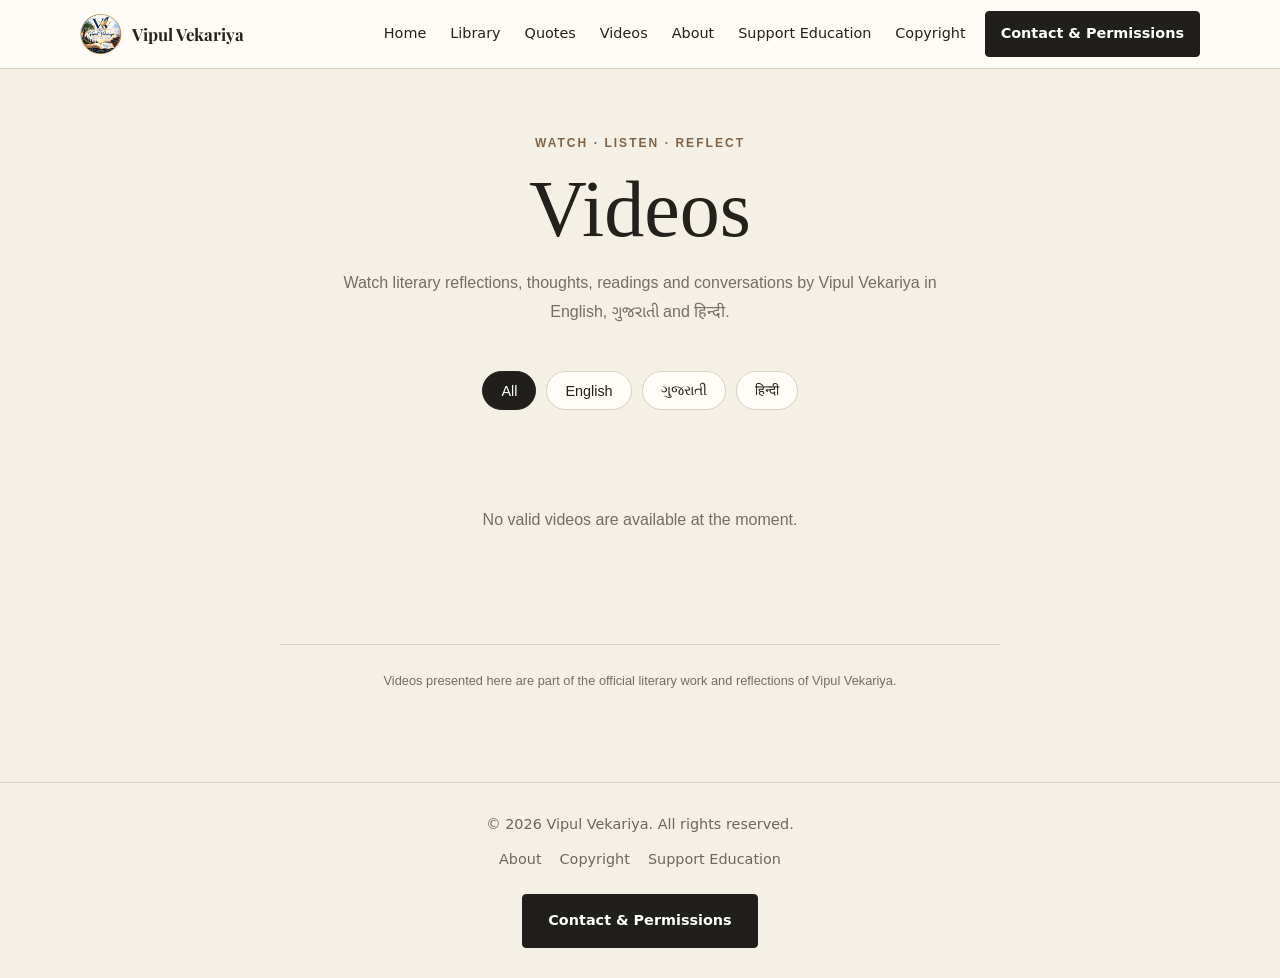
<file: videos.html>
<!doctype html>
<html lang="en">

<head>
  <meta charset="utf-8">
  <meta name="viewport" content="width=device-width,initial-scale=1">

  <meta
    name="description"
    content="Watch literary videos, reflections, readings and thoughts by Vipul Vekariya."
  >

  <meta name="author" content="Vipul Vekariya">

  <title>Videos | Vipul Vekariya</title>

  <link rel="stylesheet" href="css/style.css">

  <style>

    :root {
      --video-bg: #f5f0e6;
      --video-paper: #fffdf8;
      --video-ink: #24211d;
      --video-muted: #746d64;
      --video-border: #d8d0c2;
      --video-accent: #806344;
      --video-dark: #211f1b;
    }

    body {
      background: var(--video-bg);
      color: var(--video-ink);
    }

    .videos-page {
      padding: 65px 0 90px;
    }

    .videos-wrap {
      width: min(1120px, 92%);
      margin: 0 auto;
    }

    /* HERO */

    .videos-hero {
      max-width: 760px;
      margin: 0 auto 45px;
      text-align: center;
    }

    .videos-kicker {
      margin-bottom: 13px;
      color: var(--video-accent);
      font-family: Arial, sans-serif;
      font-size: .75rem;
      font-weight: 700;
      letter-spacing: .17em;
      text-transform: uppercase;
    }

    .videos-title {
      margin: 0 0 18px;

      font-family:
        Georgia,
        "Noto Serif Gujarati",
        "Noto Serif Devanagari",
        serif;

      font-size: clamp(2.8rem, 7vw, 5rem);
      line-height: 1.05;
      font-weight: 500;
    }

    .videos-intro {
      max-width: 650px;
      margin: 0 auto;

      color: var(--video-muted);

      font-family:
        Arial,
        "Noto Sans Gujarati",
        "Noto Sans Devanagari",
        sans-serif;

      font-size: 1rem;
      line-height: 1.8;
    }

    /* FILTERS */

    .video-filters {
      display: flex;
      flex-wrap: wrap;
      justify-content: center;
      gap: 10px;

      margin-bottom: 42px;
    }

    .video-filter {
      border: 1px solid var(--video-border);
      background: var(--video-paper);
      color: var(--video-ink);

      padding: 10px 18px;
      border-radius: 30px;

      font-size: .9rem;
      cursor: pointer;

      transition:
        background .2s ease,
        color .2s ease,
        border-color .2s ease;
    }

    .video-filter:hover,
    .video-filter.active {
      background: var(--video-dark);
      color: #fff;
      border-color: var(--video-dark);
    }

    /* GRID */

    .videos-grid {
      display: grid;

      grid-template-columns:
        repeat(2, minmax(0, 1fr));

      gap: 30px;
    }

    /* CARD */

    .video-card {
      overflow: hidden;

      background: var(--video-paper);

      border:
        1px solid
        var(--video-border);

      border-radius: 6px;

      box-shadow:
        0 14px 35px
        rgba(50, 40, 25, .07);
    }

    /* VIDEO */

    .video-frame {
      position: relative;
      width: 100%;
      aspect-ratio: 16 / 9;

      background: #111;
    }

    .video-frame iframe {
      position: absolute;
      inset: 0;

      width: 100%;
      height: 100%;

      border: 0;
    }

    /* DETAILS */

    .video-details {
      padding: 25px 25px 27px;
    }

    .video-category {
      margin-bottom: 10px;

      color: var(--video-accent);

      font-family: Arial, sans-serif;
      font-size: .7rem;
      font-weight: 700;

      letter-spacing: .13em;
      text-transform: uppercase;
    }

    .video-name {
      margin: 0 0 12px;

      font-family:
        Georgia,
        "Noto Serif Gujarati",
        "Noto Serif Devanagari",
        serif;

      font-size: 1.45rem;
      line-height: 1.35;
      font-weight: 500;
    }

    .video-description {
      margin: 0;

      color: var(--video-muted);

      font-family:
        Arial,
        "Noto Sans Gujarati",
        "Noto Sans Devanagari",
        sans-serif;

      font-size: .9rem;
      line-height: 1.7;
    }

    .video-meta {
      display: flex;
      align-items: center;
      justify-content: space-between;
      gap: 15px;

      margin-top: 22px;
      padding-top: 18px;

      border-top:
        1px solid
        var(--video-border);
    }

    .video-language {
      color: var(--video-muted);

      font-family: Arial, sans-serif;
      font-size: .72rem;

      letter-spacing: .08em;
      text-transform: uppercase;
    }

    .video-link {
      color: var(--video-accent);

      font-family: Arial, sans-serif;
      font-size: .8rem;
      font-weight: 700;

      text-decoration: none;
    }

    .video-link:hover {
      text-decoration: underline;
    }

    /* EMPTY / ERROR MESSAGE */

    .videos-message {
      grid-column: 1 / -1;

      padding: 55px 20px;

      text-align: center;

      color: var(--video-muted);

      font-family: Arial, sans-serif;
    }

    /* BOTTOM NOTE */

    .videos-note {
      max-width: 720px;

      margin: 55px auto 0;
      padding-top: 25px;

      border-top:
        1px solid
        var(--video-border);

      text-align: center;

      color: var(--video-muted);

      font-family: Arial, sans-serif;
      font-size: .8rem;
      line-height: 1.7;
    }

    /* TABLET */

    @media (max-width: 850px) {

      .videos-grid {
        grid-template-columns: 1fr;
      }

      .video-card {
        max-width: 720px;
        width: 100%;
        margin: 0 auto;
      }

    }

    /* MOBILE */

    @media (max-width: 600px) {

      .videos-page {
        padding: 45px 0 70px;
      }

      .videos-hero {
        margin-bottom: 34px;
      }

      .videos-title {
        font-size:
          clamp(2.5rem, 13vw, 4rem);
      }

      .video-filters {
        margin-bottom: 30px;
      }

      .video-details {
        padding: 22px 20px 24px;
      }

      .video-name {
        font-size: 1.3rem;
      }

    }

  </style>
</head>


<body>


<main class="videos-page">

  <div class="videos-wrap">


    <!-- HERO -->

    <header class="videos-hero">

      <div class="videos-kicker">
        Watch · Listen · Reflect
      </div>

      <h1 class="videos-title">
        Videos
      </h1>

      <p class="videos-intro">
        Watch literary reflections, thoughts,
        readings and conversations by Vipul Vekariya
        in English, ગુજરાતી and हिन्दी.
      </p>

    </header>


    <!-- LANGUAGE FILTERS -->

    <div
      class="video-filters"
      aria-label="Filter videos by language"
    >

      <button
        class="video-filter active"
        data-language="All"
        type="button"
      >
        All
      </button>

      <button
        class="video-filter"
        data-language="English"
        type="button"
      >
        English
      </button>

      <button
        class="video-filter"
        data-language="Gujarati"
        type="button"
      >
        ગુજરાતી
      </button>

      <button
        class="video-filter"
        data-language="Hindi"
        type="button"
      >
        हिन्दी
      </button>

    </div>


    <!-- VIDEO GRID -->

    <section
      id="videosGrid"
      class="videos-grid"
      aria-live="polite"
    >

      <div class="videos-message">
        Loading videos…
      </div>

    </section>


    <div class="videos-note">

      Videos presented here are part of the
      official literary work and reflections
      of Vipul Vekariya.

    </div>


  </div>

</main>


<!-- EXISTING SITE HEADER / FOOTER -->

<script src="js/app.js"></script>


<!-- VIDEO ENGINE -->

<script>

(function () {

  "use strict";


  const grid =
    document.getElementById("videosGrid");

  const buttons =
    document.querySelectorAll(".video-filter");


  let videos = [];

  let activeLanguage = "All";


  /* SAFE HTML */

  function escapeHTML(value) {

    return String(value ?? "")

      .replace(/&/g, "&amp;")
      .replace(/</g, "&lt;")
      .replace(/>/g, "&gt;")
      .replace(/"/g, "&quot;")
      .replace(/'/g, "&#039;");

  }


  /* EXTRACT YOUTUBE ID */

  function getYouTubeID(url) {

    if (!url) {
      return "";
    }


    try {

      const parsed =
        new URL(url);


      /* youtu.be/VIDEO-ID */

      if (
        parsed.hostname === "youtu.be" ||
        parsed.hostname === "www.youtu.be"
      ) {

        return parsed.pathname
          .replace("/", "")
          .split("/")[0];

      }


      /* youtube.com/watch?v=VIDEO-ID */

      if (
        parsed.hostname.includes("youtube.com")
      ) {

        if (
          parsed.pathname === "/watch"
        ) {

          return (
            parsed.searchParams.get("v") ||
            ""
          );

        }


        /* youtube.com/shorts/VIDEO-ID */

        if (
          parsed.pathname.startsWith("/shorts/")
        ) {

          return (
            parsed.pathname
              .split("/")[2] ||
            ""
          );

        }


        /* youtube.com/embed/VIDEO-ID */

        if (
          parsed.pathname.startsWith("/embed/")
        ) {

          return (
            parsed.pathname
              .split("/")[2] ||
            ""
          );

        }

      }

    }

    catch (error) {

      console.error(
        "Invalid video URL:",
        url
      );

    }


    return "";

  }


  /* CREATE VIDEO CARD */

  function createVideoCard(item) {


    const videoID =
      getYouTubeID(item.url);


    if (!videoID) {

      return null;

    }


    const article =
      document.createElement("article");


    article.className =
      "video-card";


    article.innerHTML = `

      <div class="video-frame">

        <iframe

          src="https://www.youtube-nocookie.com/embed/${encodeURIComponent(videoID)}"

          title="${escapeHTML(item.title)}"

          loading="lazy"

          allow="
            accelerometer;
            autoplay;
            clipboard-write;
            encrypted-media;
            gyroscope;
            picture-in-picture;
            web-share
          "

          referrerpolicy="
            strict-origin-when-cross-origin
          "

          allowfullscreen

        ></iframe>

      </div>


      <div class="video-details">


        <div class="video-category">

          ${escapeHTML(
            item.category || "Video"
          )}

        </div>


        <h2 class="video-name">

          ${escapeHTML(item.title)}

        </h2>


        <p class="video-description">

          ${escapeHTML(
            item.description || ""
          )}

        </p>


        <div class="video-meta">


          <span class="video-language">

            ${escapeHTML(
              item.language
            )}

          </span>


          <a
            class="video-link"
            href="${escapeHTML(item.url)}"
            target="_blank"
            rel="noopener noreferrer"
          >

            Watch on YouTube ↗

          </a>


        </div>


      </div>

    `;


    return article;

  }


  /* DISPLAY VIDEOS */

  function displayVideos() {


    grid.innerHTML = "";


    const filtered =

      activeLanguage === "All"

        ? videos

        : videos.filter(

            function (item) {

              return String(
                item.language
              ).toLowerCase()

              ===

              activeLanguage
                .toLowerCase();

            }

          );


    if (!filtered.length) {


      grid.innerHTML = `

        <div class="videos-message">

          No videos have been published
          in this language yet.

        </div>

      `;


      return;

    }


    let displayed = 0;


    filtered.forEach(

      function (item) {


        const card =
          createVideoCard(item);


        if (card) {

          grid.appendChild(card);

          displayed++;

        }


      }

    );


    if (!displayed) {

      grid.innerHTML = `

        <div class="videos-message">

          No valid videos are available
          at the moment.

        </div>

      `;

    }

  }


  /* FILTERS */

  buttons.forEach(

    function (button) {


      button.addEventListener(

        "click",

        function () {


          activeLanguage =
            button.dataset.language;


          buttons.forEach(

            function (item) {

              item.classList.remove(
                "active"
              );

            }

          );


          button.classList.add(
            "active"
          );


          displayVideos();

        }

      );

    }

  );


  /* LOAD JSON */

  fetch(
    "data/videos.json",
    {
      cache: "no-store"
    }
  )

  .then(

    function (response) {


      if (!response.ok) {

        throw new Error(
          "Unable to load videos."
        );

      }


      return response.json();

    }

  )

  .then(

    function (data) {


      if (!Array.isArray(data)) {

        throw new Error(
          "videos.json must contain an array."
        );

      }


      videos = data;

      displayVideos();

    }

  )

  .catch(

    function (error) {


      console.error(error);


      grid.innerHTML = `

        <div class="videos-message">

          Videos could not be loaded.
          Please try again shortly.

        </div>

      `;

    }

  );


})();

</script>


</body>

</html>
</file>
<file: css/style.css>
@import url('https://fonts.googleapis.com/css2?family=Noto+Sans+Devanagari:wght@400;500;600;700&family=Noto+Sans+Gujarati:wght@400;500;600;700&family=Playfair+Display:wght@500;600;700&display=swap');
:root{--ink:#201e1b;--paper:#f6f1e8;--card:#fffdf8;--accent:#8b6742;--line:#ddd2c2;--max:1120px}*{box-sizing:border-box}body{margin:0;background:var(--paper);color:var(--ink);font-family:system-ui,sans-serif;line-height:1.65}a{text-decoration:none;color:inherit}.wrap{width:min(92%,var(--max));margin:auto}.site-header{position:sticky;top:0;z-index:5;background:#fffdf8ed;border-bottom:1px solid var(--line);backdrop-filter:blur(10px)}.nav{min-height:68px;display:flex;align-items:center;justify-content:space-between}.brand{display:flex;align-items:center;gap:10px;font:700 1.05rem 'Playfair Display',serif}.brand img{width:42px;height:42px;object-fit:contain;border-radius:50%}.links{display:flex;gap:18px;font-size:.9rem}.links a:hover{color:var(--accent)}main{min-height:76vh}.hero{padding:64px 0}.hero-grid{display:grid;grid-template-columns:1.3fr .7fr;gap:40px;align-items:center}.kicker{color:var(--accent);font-weight:700;letter-spacing:.08em;text-transform:uppercase}.hero h1,.page-title{font:700 clamp(2.3rem,7vw,5rem)/1.1 'Playfair Display',serif}.hero p{font-size:1.08rem;max-width:65ch}.author-photo{width:min(100%,360px);aspect-ratio:1;object-fit:cover;border-radius:24px;background:#e7dfd3}.btn{display:inline-block;padding:11px 19px;background:var(--ink);color:white;border-radius:999px;margin:5px}.btn.alt{background:transparent;color:var(--ink);border:1px solid var(--ink)}.section{padding:38px 0}.grid{display:grid;grid-template-columns:repeat(auto-fit,minmax(230px,1fr));gap:20px}.card{background:var(--card);border:1px solid var(--line);border-radius:18px;padding:20px;box-shadow:0 8px 25px #00000009}.cover{width:100%;aspect-ratio:2/3;object-fit:cover;border-radius:10px}.meta,.notice{font-size:.84rem;color:#6e655b}.site-footer{border-top:1px solid var(--line);padding:30px 0;color:#6e655b;font-size:.9rem}.search-input{width:100%;padding:14px;border:1px solid var(--line);border-radius:12px;font:inherit}.reader-shell{width:min(100%,860px);margin:auto;padding:14px}.reader-top{display:flex;justify-content:space-between;margin:12px 0}.book{min-height:68vh;background:var(--card);border:1px solid var(--line);padding:clamp(26px,7vw,70px);display:flex;flex-direction:column;justify-content:center;box-shadow:0 12px 35px #0001}.cover-page{text-align:center;background:linear-gradient(135deg,#201d1a,#66533f);color:#fff8eb}.book h1{font:700 clamp(2.2rem,8vw,4.5rem)/1.15 'Noto Sans Devanagari','Playfair Display',serif}.book p{font:400 clamp(1.08rem,2.5vw,1.35rem)/2 'Noto Sans Devanagari','Noto Sans Gujarati',serif;white-space:pre-line}.reader-controls{display:grid;grid-template-columns:1fr auto 1fr;gap:9px;margin:18px 0}.reader-controls button{padding:13px;border:1px solid var(--line);background:white;border-radius:10px;font:inherit}.reader-controls button:disabled{opacity:.4}.reader-bottom{background:#fffaf1;border:1px solid var(--line);padding:20px;border-radius:16px}@media(max-width:720px){.links{display:none}.hero-grid{grid-template-columns:1fr}.author-photo{width:220px}.hero{padding:40px 0}.book{min-height:70vh;padding:28px 22px}}
/* ================================
   AUTHOR PHOTO – FINAL V3
================================ */

.author-profile {
    display: flex;
    align-items: center;
    justify-content: center;
    gap: 48px;
    max-width: 1000px;
    margin: 0 auto 60px;
    padding: 30px 20px;
}

.author-photo-wrap {
    flex-shrink: 0;
}

.author-photo {
    display: block;
    width: 240px;
    height: 240px;
    object-fit: cover;
    object-position: center top;
    border-radius: 50%;
    border: 5px solid var(--border, #d8d0c4);
    box-shadow: 0 12px 35px rgba(0, 0, 0, 0.12);
}

.author-introduction {
    text-align: left;
}

.author-introduction h1 {
    margin: 8px 0;
}

.author-role {
    font-size: 1.1rem;
    letter-spacing: 0.04em;
    opacity: 0.75;
}

.eyebrow {
    font-size: 0.8rem;
    letter-spacing: 0.16em;
    font-weight: 600;
    opacity: 0.65;
}

/* Mobile layout */
@media (max-width: 700px) {
    .author-profile {
        flex-direction: column;
        gap: 20px;
        text-align: center;
        padding: 20px;
    }

    .author-photo {
        width: 190px;
        height: 190px;
    }

    .author-introduction {
        text-align: center;
    }
}
/* =========================================================
   CONTACT, COPYRIGHT & NAVIGATION ENHANCEMENT
   ========================================================= */


/* Make navigation comfortable with more links */

.site-header .nav {
  gap: 20px;
}


.site-header .links {
  display: flex;
  align-items: center;
  justify-content: flex-end;
  gap: 6px;
  flex-wrap: wrap;
}


.site-header .links a {
  padding: 8px 9px;
  border-radius: 4px;
}


/* Highlight Contact & Permissions */

.site-header .links .contact-nav-button {
  background: #211f1b;
  color: #ffffff;

  padding: 10px 15px;

  margin-left: 4px;

  border: 1px solid #211f1b;

  font-weight: 700;

  white-space: nowrap;

  text-decoration: none;
}


.site-header .links .contact-nav-button:hover {
  background: #806344;
  border-color: #806344;
  color: #ffffff;
}



/* =========================================================
   FOOTER
   ========================================================= */

.site-footer .wrap {
  text-align: center;
}


.footer-main {
  margin-bottom: 12px;
}


.footer-navigation {
  display: flex;

  justify-content: center;
  align-items: center;

  flex-wrap: wrap;

  gap: 8px 18px;

  margin-bottom: 22px;
}


.footer-navigation a {
  color: inherit;
  text-decoration: none;
}


.footer-navigation a:hover {
  text-decoration: underline;
}



/* Larger Contact button in footer */

.footer-contact-area {
  margin-top: 18px;
}


.footer-contact-button {
  display: inline-block;

  padding: 14px 25px;

  background: #211f1b;
  color: #ffffff !important;

  border: 1px solid #211f1b;
  border-radius: 4px;

  font-weight: 700;

  text-decoration: none !important;

  transition:
    background .2s ease,
    border-color .2s ease,
    transform .2s ease;
}


.footer-contact-button:hover {
  background: #806344;

  border-color: #806344;

  transform: translateY(-1px);
}



/* =========================================================
   TABLET / MOBILE NAVIGATION
   ========================================================= */

@media (max-width: 900px) {

  .site-header .nav {
    flex-direction: column;

    align-items: center;

    padding-top: 12px;
    padding-bottom: 12px;
  }


  .site-header .links {
    justify-content: center;

    width: 100%;

    gap: 5px;
  }


  .site-header .links a {
    font-size: .82rem;
  }

}



@media (max-width: 600px) {

  .site-header .links {
    gap: 4px;
  }


  .site-header .links a {
    padding: 7px 8px;

    font-size: .76rem;
  }


  .site-header .links .contact-nav-button {
    padding: 8px 11px;
  }


  .footer-contact-button {
    width: min(100%, 320px);

    padding: 14px 20px;
  }

}
</file>
